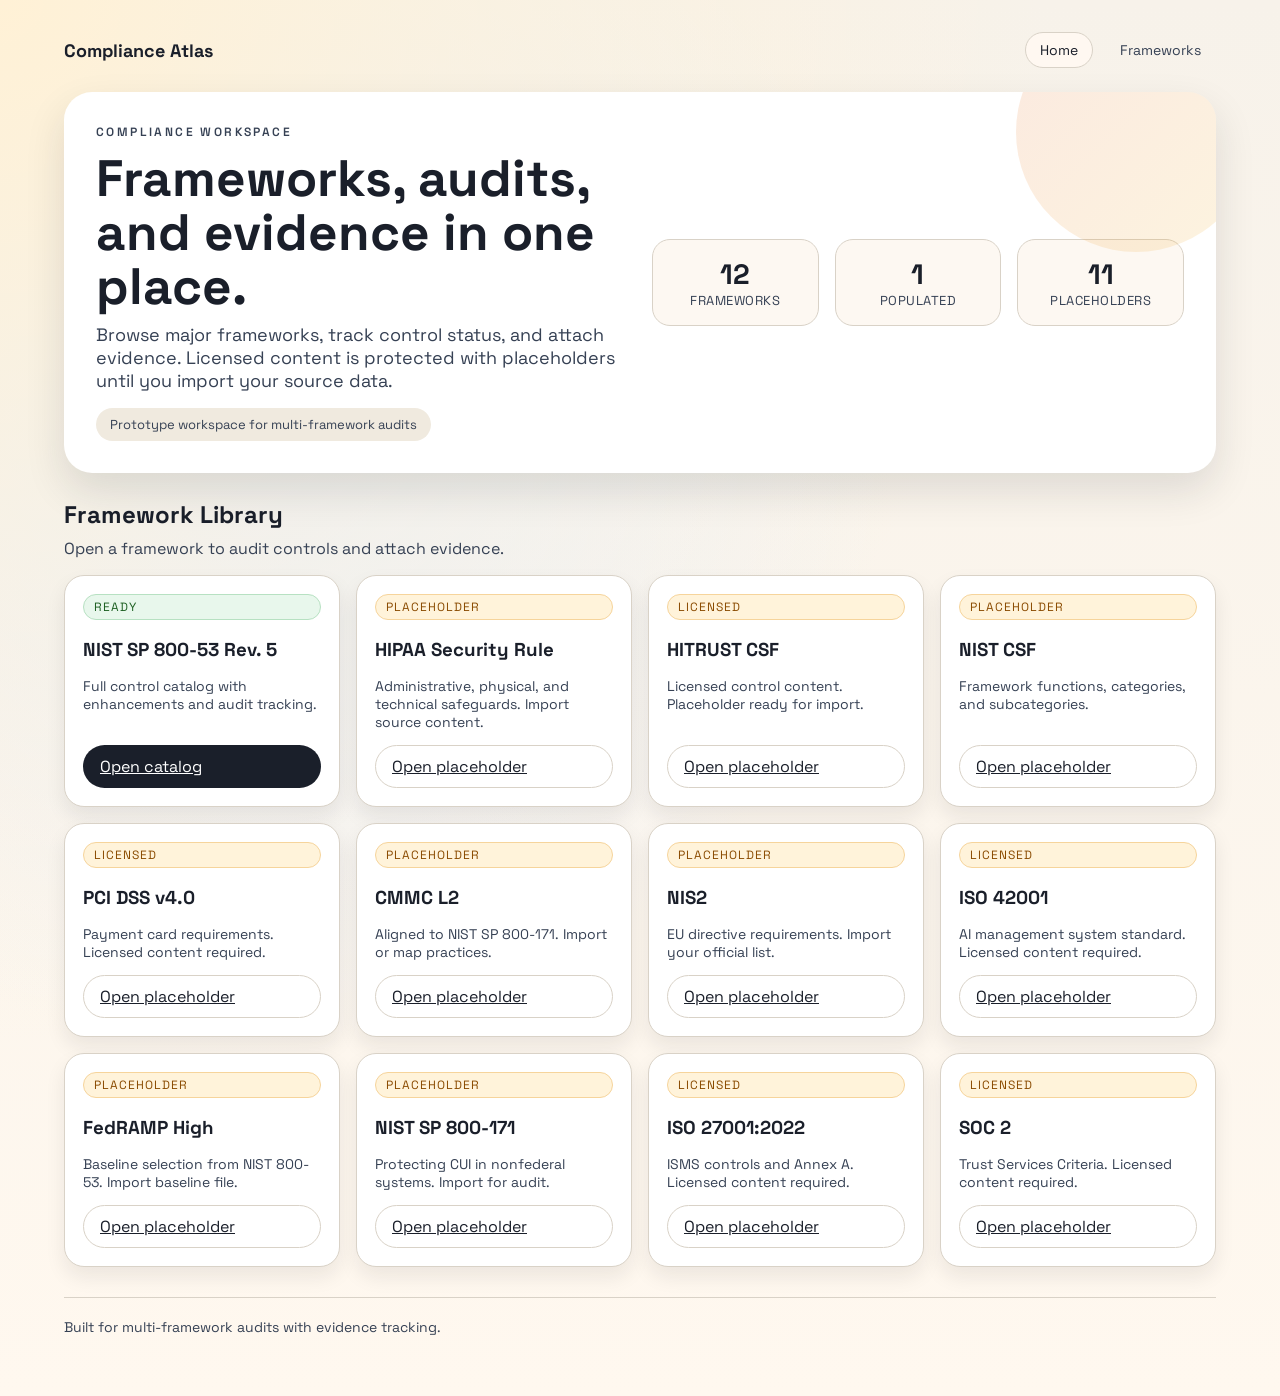
<file: index.html>
﻿<!doctype html>
<html lang="en">
  <head>
    <meta charset="utf-8" />
    <meta name="viewport" content="width=device-width, initial-scale=1" />
    <title>Compliance Atlas - Framework Library</title>
    <link rel="preconnect" href="https://fonts.googleapis.com" />
    <link rel="preconnect" href="https://fonts.gstatic.com" crossorigin />
    <link
      href="https://fonts.googleapis.com/css2?family=Space+Grotesk:wght@400;500;600;700&family=Source+Code+Pro:wght@400;600&display=swap"
      rel="stylesheet"
    />
    <link rel="stylesheet" href="styles.css" />
  </head>
  <body>
    <div class="page">
      <nav class="top-nav">
        <a class="brand" href="index.html">Compliance Atlas</a>
        <div class="nav-links">
          <a href="index.html" class="active">Home</a>
          <a href="#frameworks">Frameworks</a>
        </div>
      </nav>

      <header class="hero">
        <div class="hero-text">
          <div class="eyebrow">Compliance Workspace</div>
          <h1>Frameworks, audits, and evidence in one place.</h1>
          <p class="lede">
            Browse major frameworks, track control status, and attach evidence.
            Licensed content is protected with placeholders until you import your source data.
          </p>
          <div class="meta">Prototype workspace for multi-framework audits</div>
        </div>
        <div class="hero-panel">
          <div class="stat">
            <div class="stat-value">12</div>
            <div class="stat-label">Frameworks</div>
          </div>
          <div class="stat">
            <div class="stat-value">1</div>
            <div class="stat-label">Populated</div>
          </div>
          <div class="stat">
            <div class="stat-value">11</div>
            <div class="stat-label">Placeholders</div>
          </div>
        </div>
      </header>

      <section id="frameworks" class="frameworks">
        <div class="section-head">
          <h2>Framework Library</h2>
          <p>Open a framework to audit controls and attach evidence.</p>
        </div>

        <div class="framework-grid">
          <article class="framework-card ready">
            <div class="framework-top">
              <span class="badge ready">Ready</span>
              <h3>NIST SP 800-53 Rev. 5</h3>
              <p>Full control catalog with enhancements and audit tracking.</p>
            </div>
            <a class="primary" href="nist-800-53.html">Open catalog</a>
          </article>

          <article class="framework-card pending">
            <div class="framework-top">
              <span class="badge pending">Placeholder</span>
              <h3>HIPAA Security Rule</h3>
              <p>Administrative, physical, and technical safeguards. Import source content.</p>
            </div>
            <a class="ghost" href="hipaa.html">Open placeholder</a>
          </article>

          <article class="framework-card pending">
            <div class="framework-top">
              <span class="badge pending">Licensed</span>
              <h3>HITRUST CSF</h3>
              <p>Licensed control content. Placeholder ready for import.</p>
            </div>
            <a class="ghost" href="hitrust.html">Open placeholder</a>
          </article>

          <article class="framework-card pending">
            <div class="framework-top">
              <span class="badge pending">Placeholder</span>
              <h3>NIST CSF</h3>
              <p>Framework functions, categories, and subcategories.</p>
            </div>
            <a class="ghost" href="nist-csf.html">Open placeholder</a>
          </article>

          <article class="framework-card pending">
            <div class="framework-top">
              <span class="badge pending">Licensed</span>
              <h3>PCI DSS v4.0</h3>
              <p>Payment card requirements. Licensed content required.</p>
            </div>
            <a class="ghost" href="pci-dss.html">Open placeholder</a>
          </article>

          <article class="framework-card pending">
            <div class="framework-top">
              <span class="badge pending">Placeholder</span>
              <h3>CMMC L2</h3>
              <p>Aligned to NIST SP 800-171. Import or map practices.</p>
            </div>
            <a class="ghost" href="cmmc-l2.html">Open placeholder</a>
          </article>

          <article class="framework-card pending">
            <div class="framework-top">
              <span class="badge pending">Placeholder</span>
              <h3>NIS2</h3>
              <p>EU directive requirements. Import your official list.</p>
            </div>
            <a class="ghost" href="nis2.html">Open placeholder</a>
          </article>

          <article class="framework-card pending">
            <div class="framework-top">
              <span class="badge pending">Licensed</span>
              <h3>ISO 42001</h3>
              <p>AI management system standard. Licensed content required.</p>
            </div>
            <a class="ghost" href="iso-42001.html">Open placeholder</a>
          </article>

          <article class="framework-card pending">
            <div class="framework-top">
              <span class="badge pending">Placeholder</span>
              <h3>FedRAMP High</h3>
              <p>Baseline selection from NIST 800-53. Import baseline file.</p>
            </div>
            <a class="ghost" href="fedramp-high.html">Open placeholder</a>
          </article>

          <article class="framework-card pending">
            <div class="framework-top">
              <span class="badge pending">Placeholder</span>
              <h3>NIST SP 800-171</h3>
              <p>Protecting CUI in nonfederal systems. Import for audit.</p>
            </div>
            <a class="ghost" href="nist-800-171.html">Open placeholder</a>
          </article>

          <article class="framework-card pending">
            <div class="framework-top">
              <span class="badge pending">Licensed</span>
              <h3>ISO 27001:2022</h3>
              <p>ISMS controls and Annex A. Licensed content required.</p>
            </div>
            <a class="ghost" href="iso-27001-2022.html">Open placeholder</a>
          </article>

          <article class="framework-card pending">
            <div class="framework-top">
              <span class="badge pending">Licensed</span>
              <h3>SOC 2</h3>
              <p>Trust Services Criteria. Licensed content required.</p>
            </div>
            <a class="ghost" href="soc-2.html">Open placeholder</a>
          </article>
        </div>
      </section>

      <footer class="footer">
        <div>Built for multi-framework audits with evidence tracking.</div>
      </footer>
    </div>
  </body>
</html>
</file>
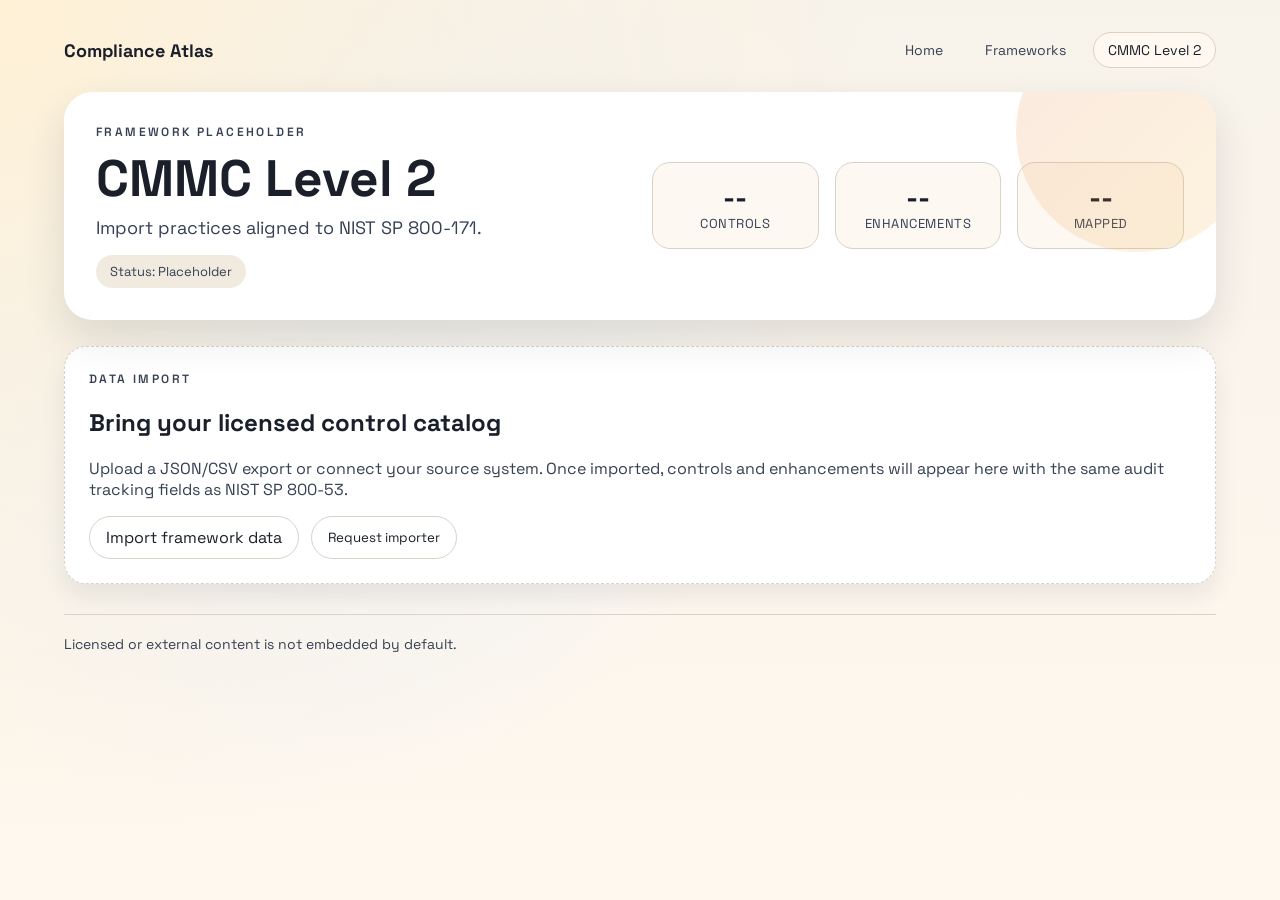
<file: cmmc-l2.html>
﻿<!doctype html>
<html lang="en">
  <head>
    <meta charset="utf-8" />
    <meta name="viewport" content="width=device-width, initial-scale=1" />
    <title>CMMC Level 2 - Compliance Atlas</title>
    <link rel="preconnect" href="https://fonts.googleapis.com" />
    <link rel="preconnect" href="https://fonts.gstatic.com" crossorigin />
    <link
      href="https://fonts.googleapis.com/css2?family=Space+Grotesk:wght@400;500;600;700&family=Source+Code+Pro:wght@400;600&display=swap"
      rel="stylesheet"
    />
    <link rel="stylesheet" href="styles.css" />
  </head>
  <body>
    <div class="page">
      <nav class="top-nav">
        <a class="brand" href="index.html">Compliance Atlas</a>
        <div class="nav-links">
          <a href="index.html">Home</a>
          <a href="index.html#frameworks">Frameworks</a>
          <a href="cmmc-l2.html" class="active">CMMC Level 2</a>
        </div>
      </nav>

      <header class="hero">
        <div class="hero-text">
          <div class="eyebrow">Framework Placeholder</div>
          <h1>CMMC Level 2</h1>
          <p class="lede">Import practices aligned to NIST SP 800-171.</p>
          <div class="meta">Status: Placeholder</div>
        </div>
        <div class="hero-panel">
          <div class="stat">
            <div class="stat-value">--</div>
            <div class="stat-label">Controls</div>
          </div>
          <div class="stat">
            <div class="stat-value">--</div>
            <div class="stat-label">Enhancements</div>
          </div>
          <div class="stat">
            <div class="stat-value">--</div>
            <div class="stat-label">Mapped</div>
          </div>
        </div>
      </header>

      <section class="placeholder">
        <div class="placeholder-card">
          <div class="eyebrow">Data Import</div>
          <h2>Bring your licensed control catalog</h2>
          <p>
            Upload a JSON/CSV export or connect your source system.
            Once imported, controls and enhancements will appear here with the same audit tracking
            fields as NIST SP 800-53.
          </p>
          <div class="placeholder-actions">
            <label class="ghost file-button">
              Import framework data
              <input type="file" accept="application/json,text/csv" />
            </label>
            <button class="ghost">Request importer</button>
          </div>
        </div>
      </section>

      <footer class="footer">
        <div>Licensed or external content is not embedded by default.</div>
      </footer>
    </div>
  </body>
</html>
</file>
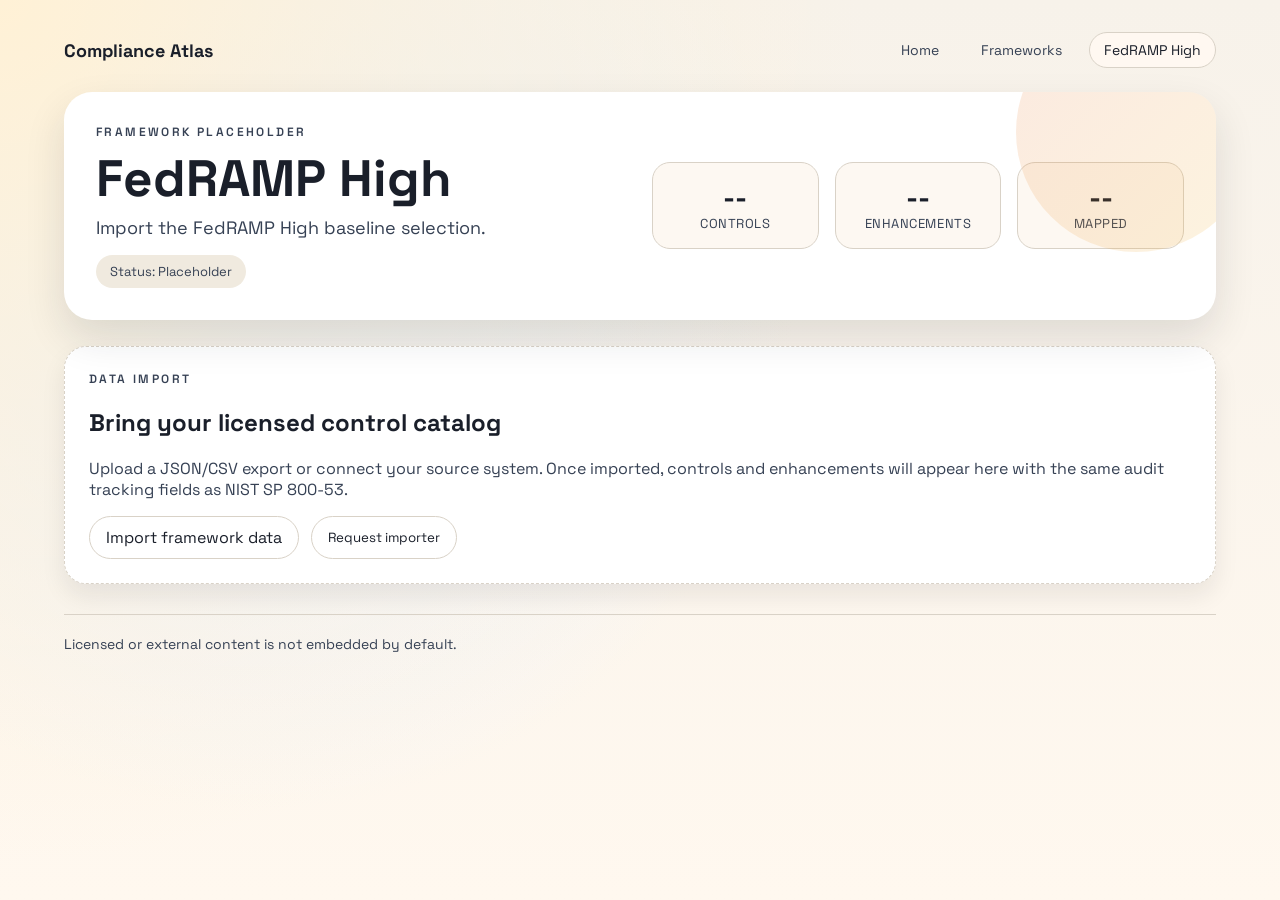
<file: fedramp-high.html>
﻿<!doctype html>
<html lang="en">
  <head>
    <meta charset="utf-8" />
    <meta name="viewport" content="width=device-width, initial-scale=1" />
    <title>FedRAMP High - Compliance Atlas</title>
    <link rel="preconnect" href="https://fonts.googleapis.com" />
    <link rel="preconnect" href="https://fonts.gstatic.com" crossorigin />
    <link
      href="https://fonts.googleapis.com/css2?family=Space+Grotesk:wght@400;500;600;700&family=Source+Code+Pro:wght@400;600&display=swap"
      rel="stylesheet"
    />
    <link rel="stylesheet" href="styles.css" />
  </head>
  <body>
    <div class="page">
      <nav class="top-nav">
        <a class="brand" href="index.html">Compliance Atlas</a>
        <div class="nav-links">
          <a href="index.html">Home</a>
          <a href="index.html#frameworks">Frameworks</a>
          <a href="fedramp-high.html" class="active">FedRAMP High</a>
        </div>
      </nav>

      <header class="hero">
        <div class="hero-text">
          <div class="eyebrow">Framework Placeholder</div>
          <h1>FedRAMP High</h1>
          <p class="lede">Import the FedRAMP High baseline selection.</p>
          <div class="meta">Status: Placeholder</div>
        </div>
        <div class="hero-panel">
          <div class="stat">
            <div class="stat-value">--</div>
            <div class="stat-label">Controls</div>
          </div>
          <div class="stat">
            <div class="stat-value">--</div>
            <div class="stat-label">Enhancements</div>
          </div>
          <div class="stat">
            <div class="stat-value">--</div>
            <div class="stat-label">Mapped</div>
          </div>
        </div>
      </header>

      <section class="placeholder">
        <div class="placeholder-card">
          <div class="eyebrow">Data Import</div>
          <h2>Bring your licensed control catalog</h2>
          <p>
            Upload a JSON/CSV export or connect your source system.
            Once imported, controls and enhancements will appear here with the same audit tracking
            fields as NIST SP 800-53.
          </p>
          <div class="placeholder-actions">
            <label class="ghost file-button">
              Import framework data
              <input type="file" accept="application/json,text/csv" />
            </label>
            <button class="ghost">Request importer</button>
          </div>
        </div>
      </section>

      <footer class="footer">
        <div>Licensed or external content is not embedded by default.</div>
      </footer>
    </div>
  </body>
</html>
</file>
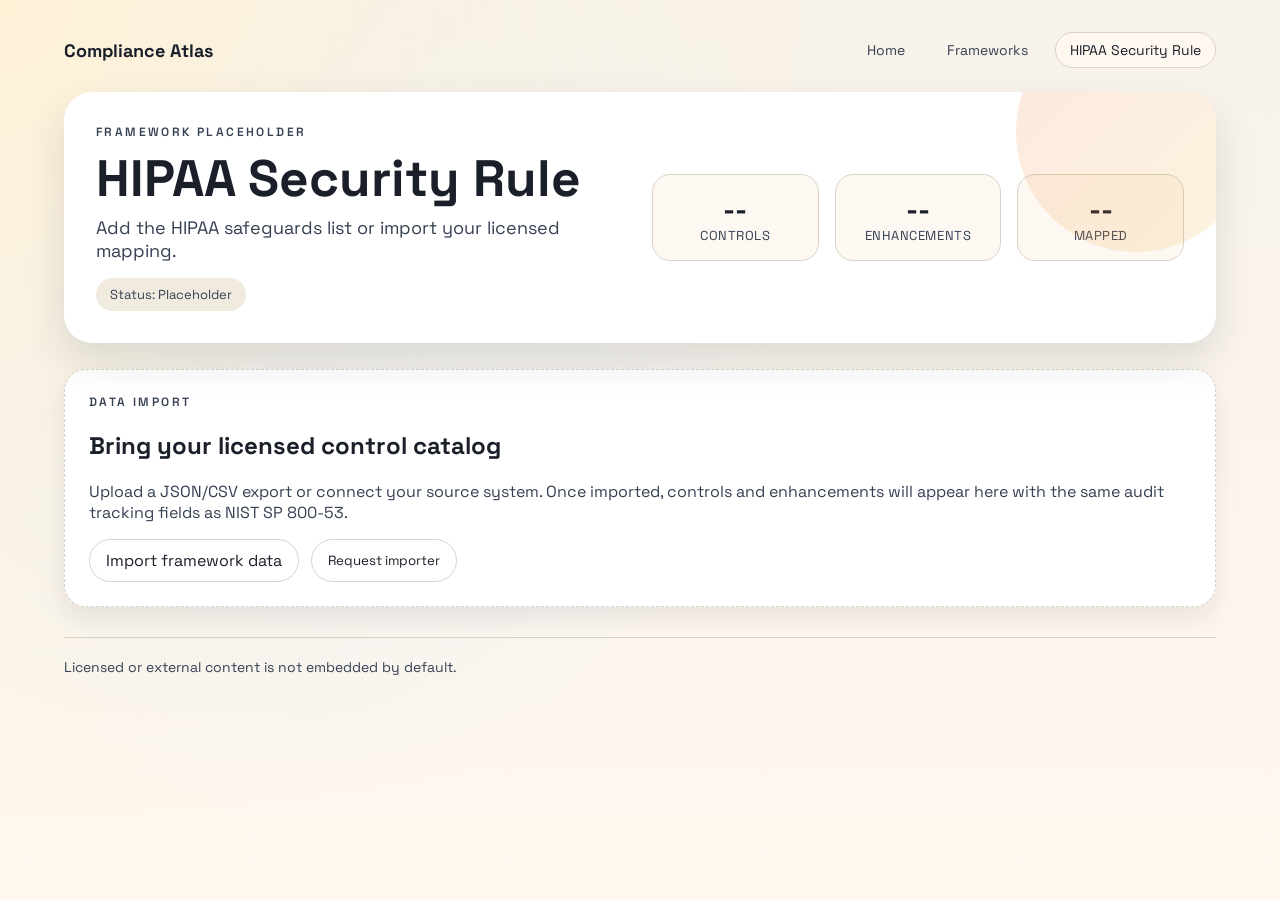
<file: hipaa.html>
﻿<!doctype html>
<html lang="en">
  <head>
    <meta charset="utf-8" />
    <meta name="viewport" content="width=device-width, initial-scale=1" />
    <title>HIPAA Security Rule - Compliance Atlas</title>
    <link rel="preconnect" href="https://fonts.googleapis.com" />
    <link rel="preconnect" href="https://fonts.gstatic.com" crossorigin />
    <link
      href="https://fonts.googleapis.com/css2?family=Space+Grotesk:wght@400;500;600;700&family=Source+Code+Pro:wght@400;600&display=swap"
      rel="stylesheet"
    />
    <link rel="stylesheet" href="styles.css" />
  </head>
  <body>
    <div class="page">
      <nav class="top-nav">
        <a class="brand" href="index.html">Compliance Atlas</a>
        <div class="nav-links">
          <a href="index.html">Home</a>
          <a href="index.html#frameworks">Frameworks</a>
          <a href="hipaa.html" class="active">HIPAA Security Rule</a>
        </div>
      </nav>

      <header class="hero">
        <div class="hero-text">
          <div class="eyebrow">Framework Placeholder</div>
          <h1>HIPAA Security Rule</h1>
          <p class="lede">Add the HIPAA safeguards list or import your licensed mapping.</p>
          <div class="meta">Status: Placeholder</div>
        </div>
        <div class="hero-panel">
          <div class="stat">
            <div class="stat-value">--</div>
            <div class="stat-label">Controls</div>
          </div>
          <div class="stat">
            <div class="stat-value">--</div>
            <div class="stat-label">Enhancements</div>
          </div>
          <div class="stat">
            <div class="stat-value">--</div>
            <div class="stat-label">Mapped</div>
          </div>
        </div>
      </header>

      <section class="placeholder">
        <div class="placeholder-card">
          <div class="eyebrow">Data Import</div>
          <h2>Bring your licensed control catalog</h2>
          <p>
            Upload a JSON/CSV export or connect your source system.
            Once imported, controls and enhancements will appear here with the same audit tracking
            fields as NIST SP 800-53.
          </p>
          <div class="placeholder-actions">
            <label class="ghost file-button">
              Import framework data
              <input type="file" accept="application/json,text/csv" />
            </label>
            <button class="ghost">Request importer</button>
          </div>
        </div>
      </section>

      <footer class="footer">
        <div>Licensed or external content is not embedded by default.</div>
      </footer>
    </div>
  </body>
</html>
</file>
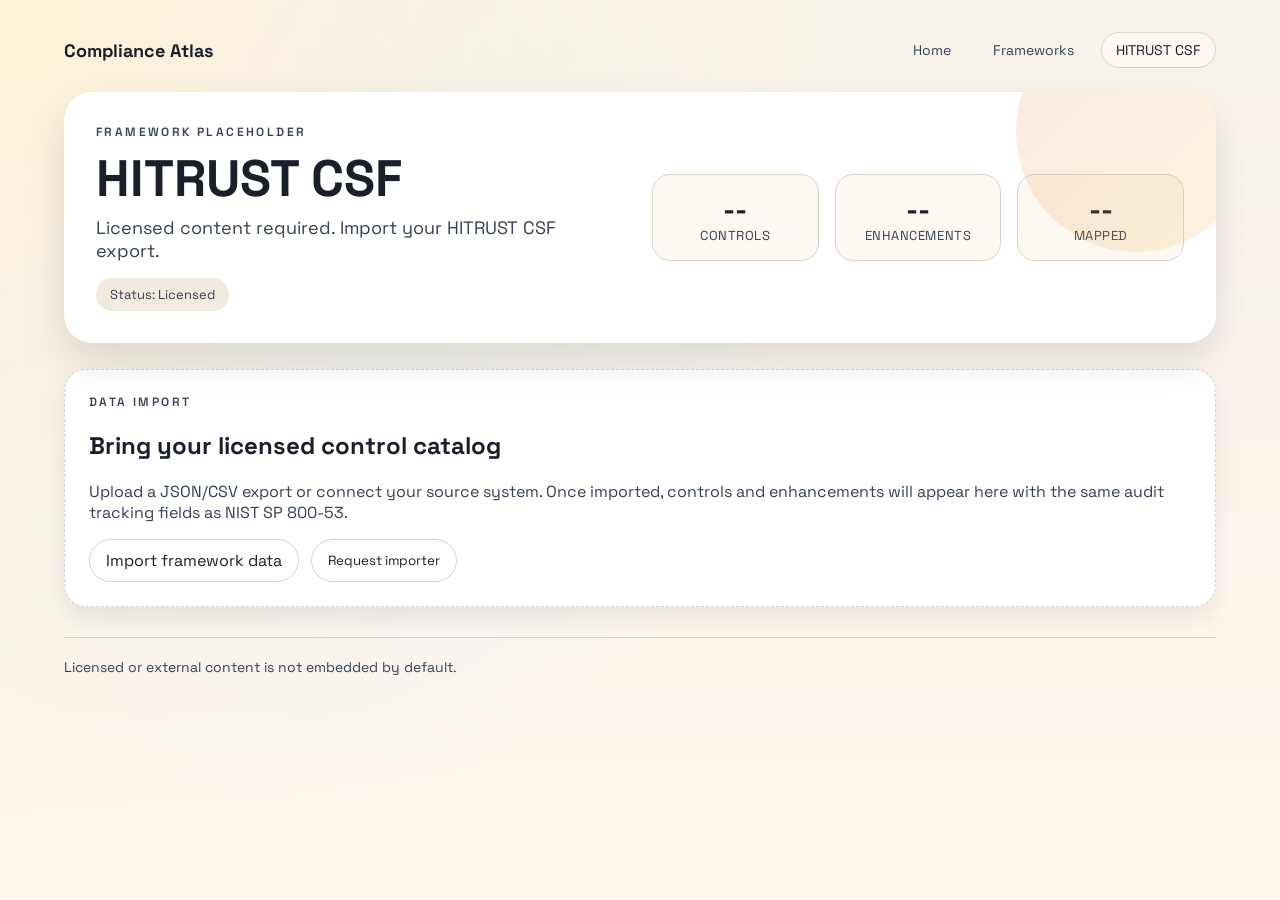
<file: hitrust.html>
﻿<!doctype html>
<html lang="en">
  <head>
    <meta charset="utf-8" />
    <meta name="viewport" content="width=device-width, initial-scale=1" />
    <title>HITRUST CSF - Compliance Atlas</title>
    <link rel="preconnect" href="https://fonts.googleapis.com" />
    <link rel="preconnect" href="https://fonts.gstatic.com" crossorigin />
    <link
      href="https://fonts.googleapis.com/css2?family=Space+Grotesk:wght@400;500;600;700&family=Source+Code+Pro:wght@400;600&display=swap"
      rel="stylesheet"
    />
    <link rel="stylesheet" href="styles.css" />
  </head>
  <body>
    <div class="page">
      <nav class="top-nav">
        <a class="brand" href="index.html">Compliance Atlas</a>
        <div class="nav-links">
          <a href="index.html">Home</a>
          <a href="index.html#frameworks">Frameworks</a>
          <a href="hitrust.html" class="active">HITRUST CSF</a>
        </div>
      </nav>

      <header class="hero">
        <div class="hero-text">
          <div class="eyebrow">Framework Placeholder</div>
          <h1>HITRUST CSF</h1>
          <p class="lede">Licensed content required. Import your HITRUST CSF export.</p>
          <div class="meta">Status: Licensed</div>
        </div>
        <div class="hero-panel">
          <div class="stat">
            <div class="stat-value">--</div>
            <div class="stat-label">Controls</div>
          </div>
          <div class="stat">
            <div class="stat-value">--</div>
            <div class="stat-label">Enhancements</div>
          </div>
          <div class="stat">
            <div class="stat-value">--</div>
            <div class="stat-label">Mapped</div>
          </div>
        </div>
      </header>

      <section class="placeholder">
        <div class="placeholder-card">
          <div class="eyebrow">Data Import</div>
          <h2>Bring your licensed control catalog</h2>
          <p>
            Upload a JSON/CSV export or connect your source system.
            Once imported, controls and enhancements will appear here with the same audit tracking
            fields as NIST SP 800-53.
          </p>
          <div class="placeholder-actions">
            <label class="ghost file-button">
              Import framework data
              <input type="file" accept="application/json,text/csv" />
            </label>
            <button class="ghost">Request importer</button>
          </div>
        </div>
      </section>

      <footer class="footer">
        <div>Licensed or external content is not embedded by default.</div>
      </footer>
    </div>
  </body>
</html>
</file>
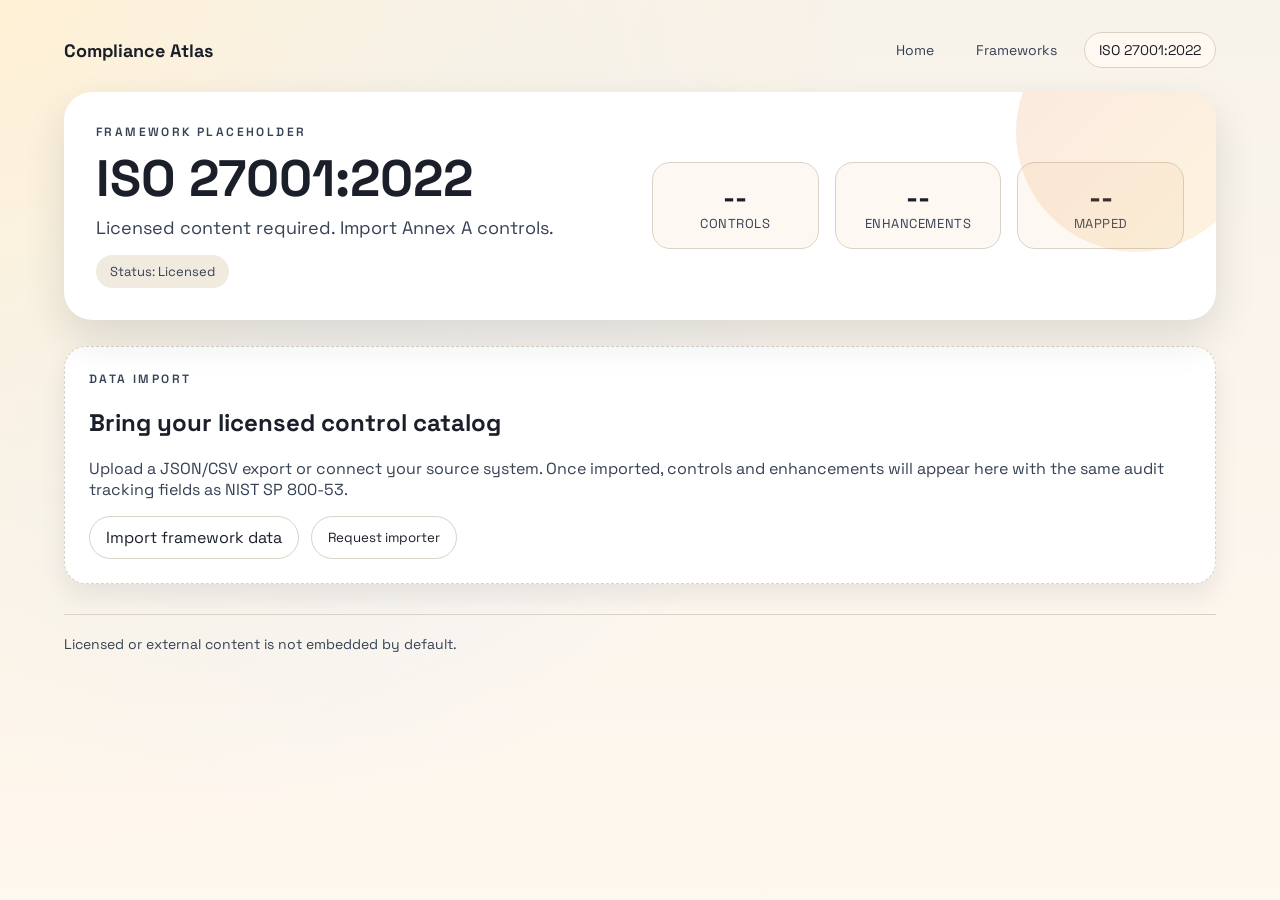
<file: iso-27001-2022.html>
﻿<!doctype html>
<html lang="en">
  <head>
    <meta charset="utf-8" />
    <meta name="viewport" content="width=device-width, initial-scale=1" />
    <title>ISO 27001:2022 - Compliance Atlas</title>
    <link rel="preconnect" href="https://fonts.googleapis.com" />
    <link rel="preconnect" href="https://fonts.gstatic.com" crossorigin />
    <link
      href="https://fonts.googleapis.com/css2?family=Space+Grotesk:wght@400;500;600;700&family=Source+Code+Pro:wght@400;600&display=swap"
      rel="stylesheet"
    />
    <link rel="stylesheet" href="styles.css" />
  </head>
  <body>
    <div class="page">
      <nav class="top-nav">
        <a class="brand" href="index.html">Compliance Atlas</a>
        <div class="nav-links">
          <a href="index.html">Home</a>
          <a href="index.html#frameworks">Frameworks</a>
          <a href="iso-27001-2022.html" class="active">ISO 27001:2022</a>
        </div>
      </nav>

      <header class="hero">
        <div class="hero-text">
          <div class="eyebrow">Framework Placeholder</div>
          <h1>ISO 27001:2022</h1>
          <p class="lede">Licensed content required. Import Annex A controls.</p>
          <div class="meta">Status: Licensed</div>
        </div>
        <div class="hero-panel">
          <div class="stat">
            <div class="stat-value">--</div>
            <div class="stat-label">Controls</div>
          </div>
          <div class="stat">
            <div class="stat-value">--</div>
            <div class="stat-label">Enhancements</div>
          </div>
          <div class="stat">
            <div class="stat-value">--</div>
            <div class="stat-label">Mapped</div>
          </div>
        </div>
      </header>

      <section class="placeholder">
        <div class="placeholder-card">
          <div class="eyebrow">Data Import</div>
          <h2>Bring your licensed control catalog</h2>
          <p>
            Upload a JSON/CSV export or connect your source system.
            Once imported, controls and enhancements will appear here with the same audit tracking
            fields as NIST SP 800-53.
          </p>
          <div class="placeholder-actions">
            <label class="ghost file-button">
              Import framework data
              <input type="file" accept="application/json,text/csv" />
            </label>
            <button class="ghost">Request importer</button>
          </div>
        </div>
      </section>

      <footer class="footer">
        <div>Licensed or external content is not embedded by default.</div>
      </footer>
    </div>
  </body>
</html>
</file>
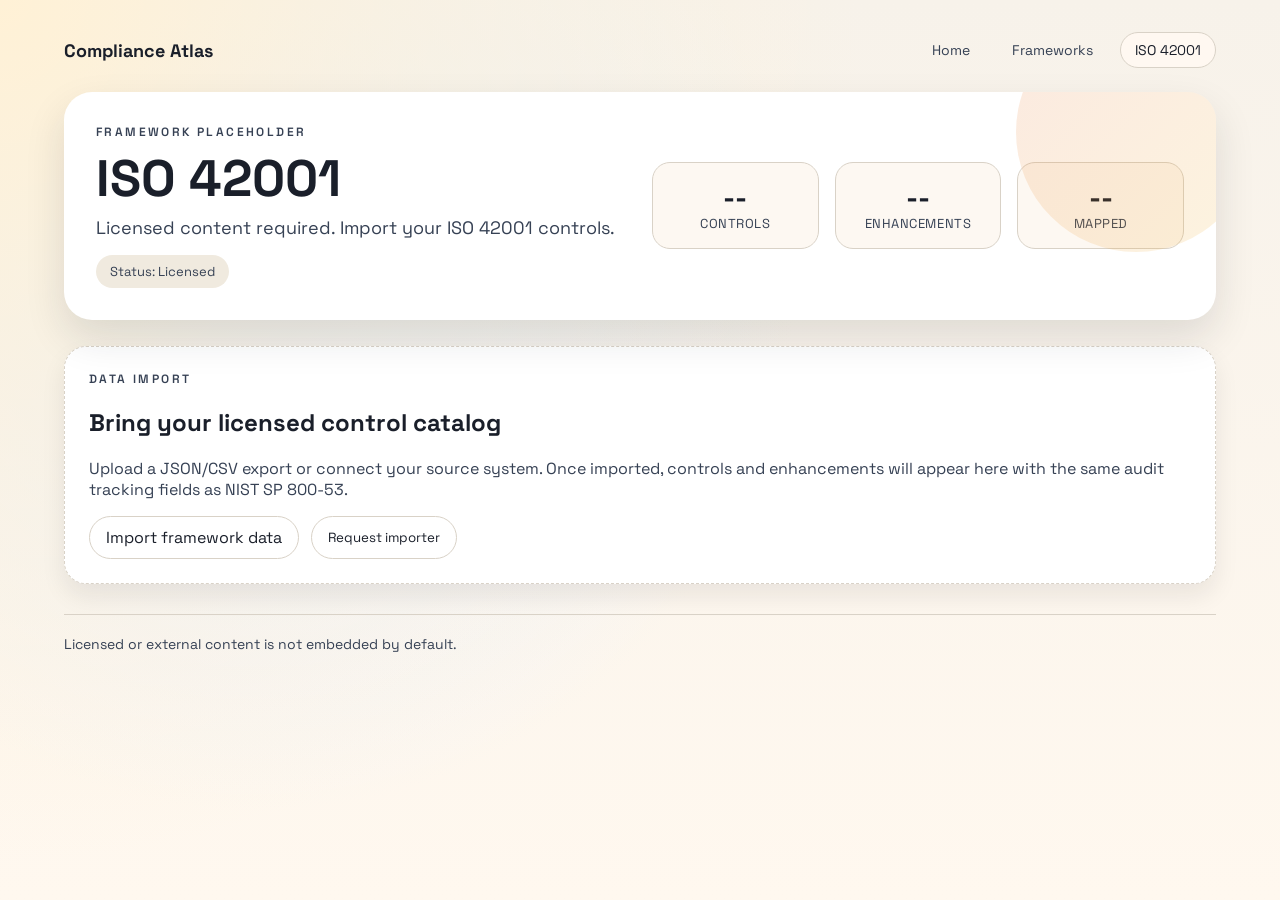
<file: iso-42001.html>
﻿<!doctype html>
<html lang="en">
  <head>
    <meta charset="utf-8" />
    <meta name="viewport" content="width=device-width, initial-scale=1" />
    <title>ISO 42001 - Compliance Atlas</title>
    <link rel="preconnect" href="https://fonts.googleapis.com" />
    <link rel="preconnect" href="https://fonts.gstatic.com" crossorigin />
    <link
      href="https://fonts.googleapis.com/css2?family=Space+Grotesk:wght@400;500;600;700&family=Source+Code+Pro:wght@400;600&display=swap"
      rel="stylesheet"
    />
    <link rel="stylesheet" href="styles.css" />
  </head>
  <body>
    <div class="page">
      <nav class="top-nav">
        <a class="brand" href="index.html">Compliance Atlas</a>
        <div class="nav-links">
          <a href="index.html">Home</a>
          <a href="index.html#frameworks">Frameworks</a>
          <a href="iso-42001.html" class="active">ISO 42001</a>
        </div>
      </nav>

      <header class="hero">
        <div class="hero-text">
          <div class="eyebrow">Framework Placeholder</div>
          <h1>ISO 42001</h1>
          <p class="lede">Licensed content required. Import your ISO 42001 controls.</p>
          <div class="meta">Status: Licensed</div>
        </div>
        <div class="hero-panel">
          <div class="stat">
            <div class="stat-value">--</div>
            <div class="stat-label">Controls</div>
          </div>
          <div class="stat">
            <div class="stat-value">--</div>
            <div class="stat-label">Enhancements</div>
          </div>
          <div class="stat">
            <div class="stat-value">--</div>
            <div class="stat-label">Mapped</div>
          </div>
        </div>
      </header>

      <section class="placeholder">
        <div class="placeholder-card">
          <div class="eyebrow">Data Import</div>
          <h2>Bring your licensed control catalog</h2>
          <p>
            Upload a JSON/CSV export or connect your source system.
            Once imported, controls and enhancements will appear here with the same audit tracking
            fields as NIST SP 800-53.
          </p>
          <div class="placeholder-actions">
            <label class="ghost file-button">
              Import framework data
              <input type="file" accept="application/json,text/csv" />
            </label>
            <button class="ghost">Request importer</button>
          </div>
        </div>
      </section>

      <footer class="footer">
        <div>Licensed or external content is not embedded by default.</div>
      </footer>
    </div>
  </body>
</html>
</file>
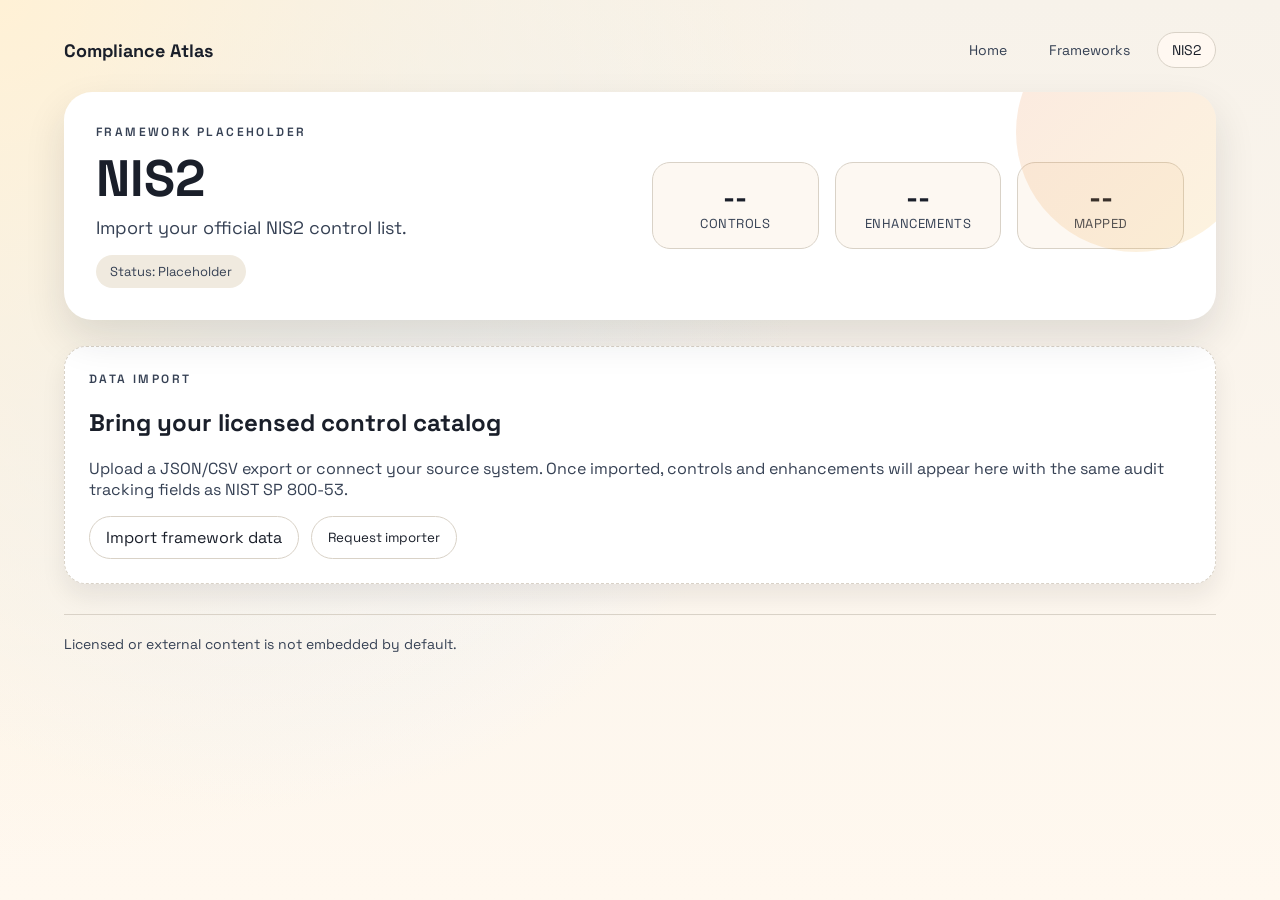
<file: nis2.html>
﻿<!doctype html>
<html lang="en">
  <head>
    <meta charset="utf-8" />
    <meta name="viewport" content="width=device-width, initial-scale=1" />
    <title>NIS2 - Compliance Atlas</title>
    <link rel="preconnect" href="https://fonts.googleapis.com" />
    <link rel="preconnect" href="https://fonts.gstatic.com" crossorigin />
    <link
      href="https://fonts.googleapis.com/css2?family=Space+Grotesk:wght@400;500;600;700&family=Source+Code+Pro:wght@400;600&display=swap"
      rel="stylesheet"
    />
    <link rel="stylesheet" href="styles.css" />
  </head>
  <body>
    <div class="page">
      <nav class="top-nav">
        <a class="brand" href="index.html">Compliance Atlas</a>
        <div class="nav-links">
          <a href="index.html">Home</a>
          <a href="index.html#frameworks">Frameworks</a>
          <a href="nis2.html" class="active">NIS2</a>
        </div>
      </nav>

      <header class="hero">
        <div class="hero-text">
          <div class="eyebrow">Framework Placeholder</div>
          <h1>NIS2</h1>
          <p class="lede">Import your official NIS2 control list.</p>
          <div class="meta">Status: Placeholder</div>
        </div>
        <div class="hero-panel">
          <div class="stat">
            <div class="stat-value">--</div>
            <div class="stat-label">Controls</div>
          </div>
          <div class="stat">
            <div class="stat-value">--</div>
            <div class="stat-label">Enhancements</div>
          </div>
          <div class="stat">
            <div class="stat-value">--</div>
            <div class="stat-label">Mapped</div>
          </div>
        </div>
      </header>

      <section class="placeholder">
        <div class="placeholder-card">
          <div class="eyebrow">Data Import</div>
          <h2>Bring your licensed control catalog</h2>
          <p>
            Upload a JSON/CSV export or connect your source system.
            Once imported, controls and enhancements will appear here with the same audit tracking
            fields as NIST SP 800-53.
          </p>
          <div class="placeholder-actions">
            <label class="ghost file-button">
              Import framework data
              <input type="file" accept="application/json,text/csv" />
            </label>
            <button class="ghost">Request importer</button>
          </div>
        </div>
      </section>

      <footer class="footer">
        <div>Licensed or external content is not embedded by default.</div>
      </footer>
    </div>
  </body>
</html>
</file>
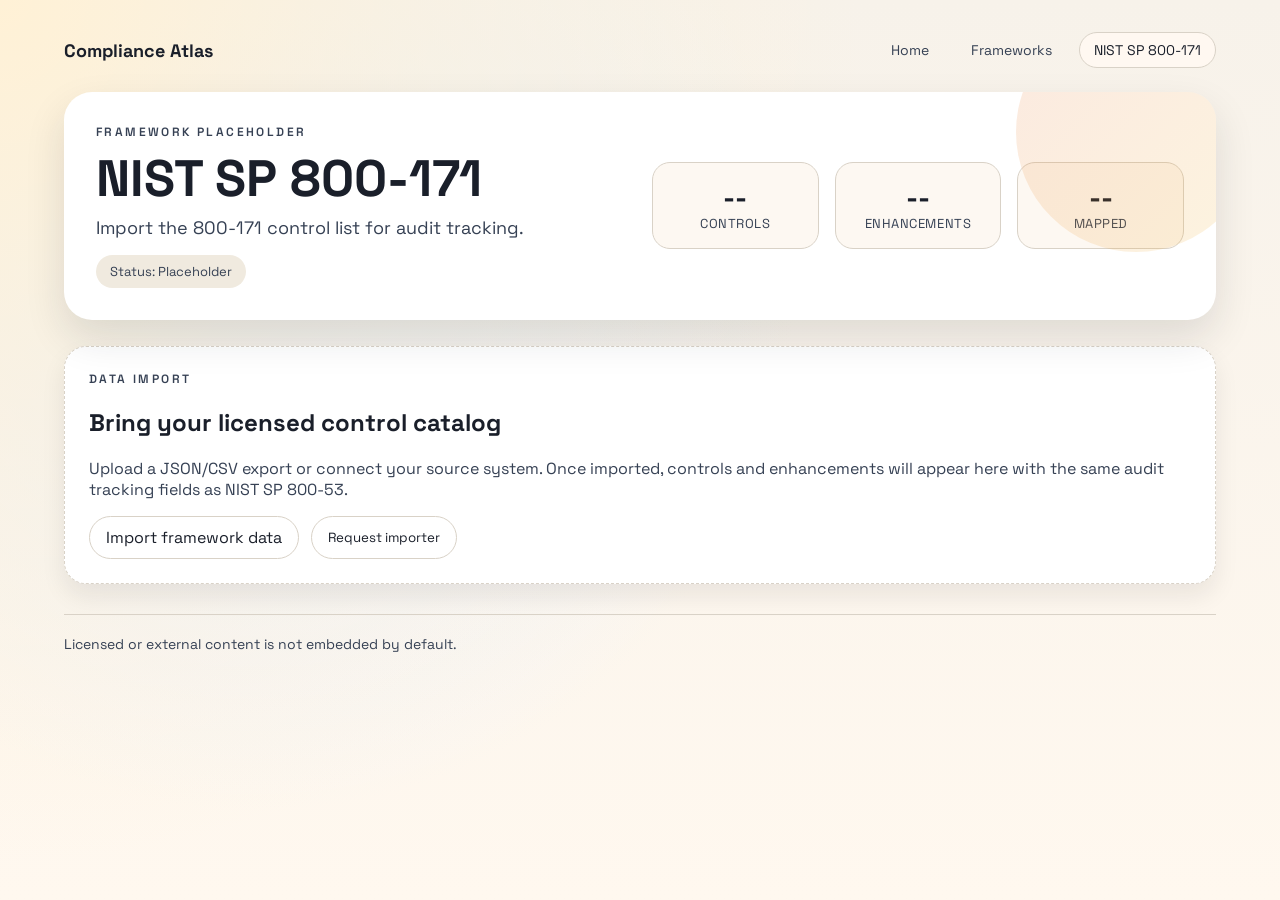
<file: nist-800-171.html>
﻿<!doctype html>
<html lang="en">
  <head>
    <meta charset="utf-8" />
    <meta name="viewport" content="width=device-width, initial-scale=1" />
    <title>NIST SP 800-171 - Compliance Atlas</title>
    <link rel="preconnect" href="https://fonts.googleapis.com" />
    <link rel="preconnect" href="https://fonts.gstatic.com" crossorigin />
    <link
      href="https://fonts.googleapis.com/css2?family=Space+Grotesk:wght@400;500;600;700&family=Source+Code+Pro:wght@400;600&display=swap"
      rel="stylesheet"
    />
    <link rel="stylesheet" href="styles.css" />
  </head>
  <body>
    <div class="page">
      <nav class="top-nav">
        <a class="brand" href="index.html">Compliance Atlas</a>
        <div class="nav-links">
          <a href="index.html">Home</a>
          <a href="index.html#frameworks">Frameworks</a>
          <a href="nist-800-171.html" class="active">NIST SP 800-171</a>
        </div>
      </nav>

      <header class="hero">
        <div class="hero-text">
          <div class="eyebrow">Framework Placeholder</div>
          <h1>NIST SP 800-171</h1>
          <p class="lede">Import the 800-171 control list for audit tracking.</p>
          <div class="meta">Status: Placeholder</div>
        </div>
        <div class="hero-panel">
          <div class="stat">
            <div class="stat-value">--</div>
            <div class="stat-label">Controls</div>
          </div>
          <div class="stat">
            <div class="stat-value">--</div>
            <div class="stat-label">Enhancements</div>
          </div>
          <div class="stat">
            <div class="stat-value">--</div>
            <div class="stat-label">Mapped</div>
          </div>
        </div>
      </header>

      <section class="placeholder">
        <div class="placeholder-card">
          <div class="eyebrow">Data Import</div>
          <h2>Bring your licensed control catalog</h2>
          <p>
            Upload a JSON/CSV export or connect your source system.
            Once imported, controls and enhancements will appear here with the same audit tracking
            fields as NIST SP 800-53.
          </p>
          <div class="placeholder-actions">
            <label class="ghost file-button">
              Import framework data
              <input type="file" accept="application/json,text/csv" />
            </label>
            <button class="ghost">Request importer</button>
          </div>
        </div>
      </section>

      <footer class="footer">
        <div>Licensed or external content is not embedded by default.</div>
      </footer>
    </div>
  </body>
</html>
</file>
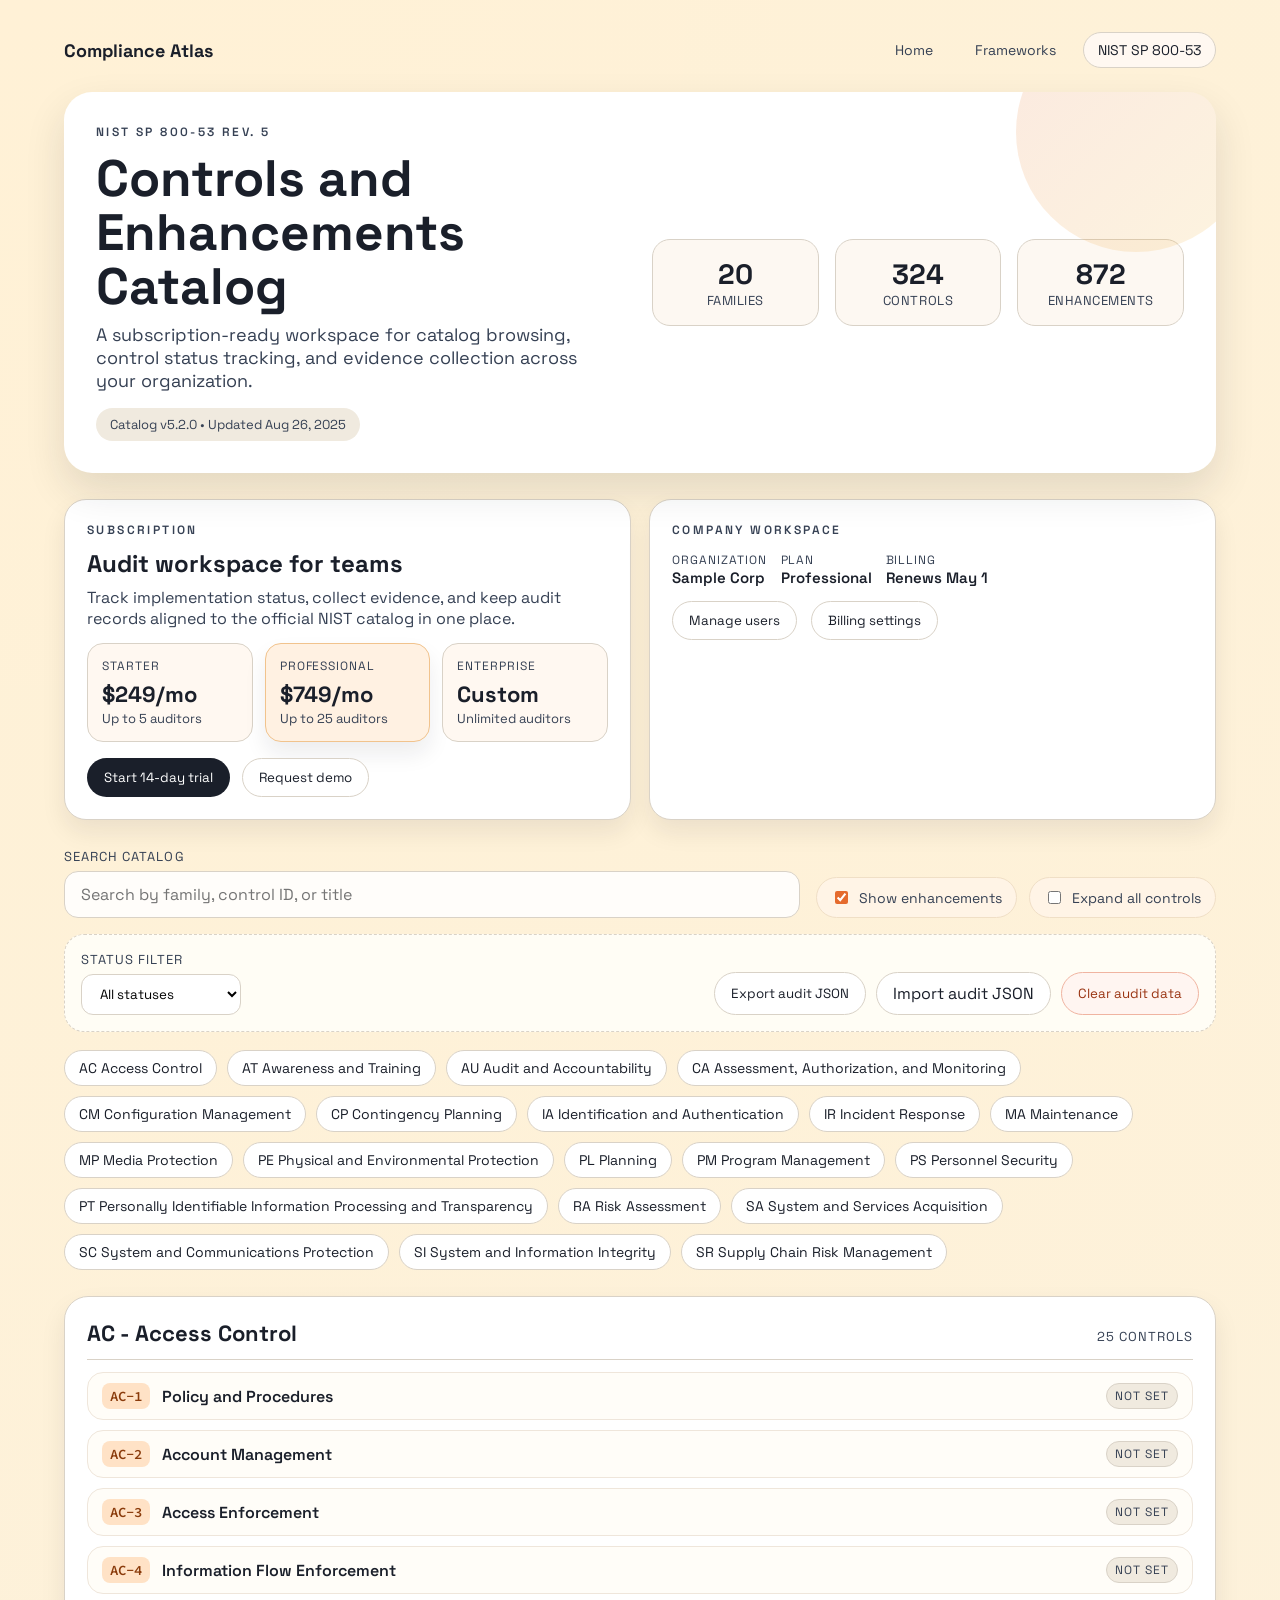
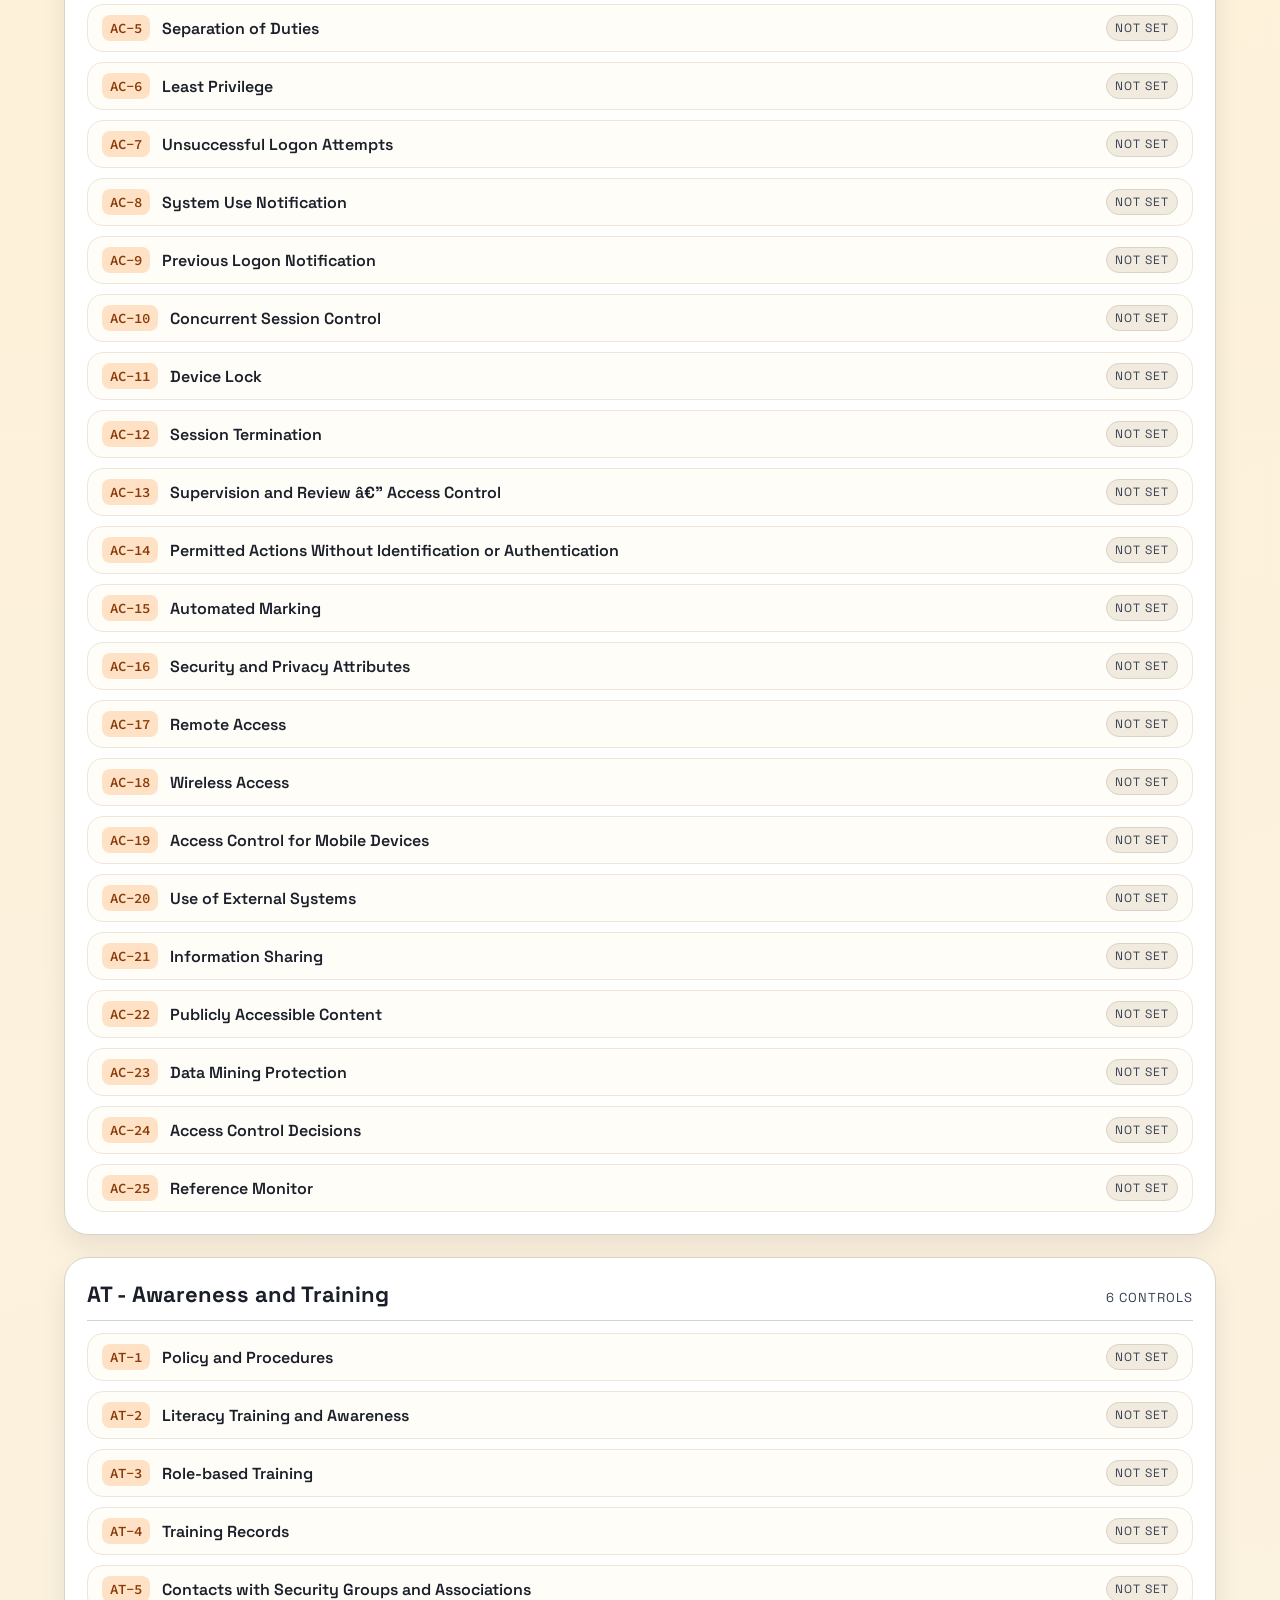
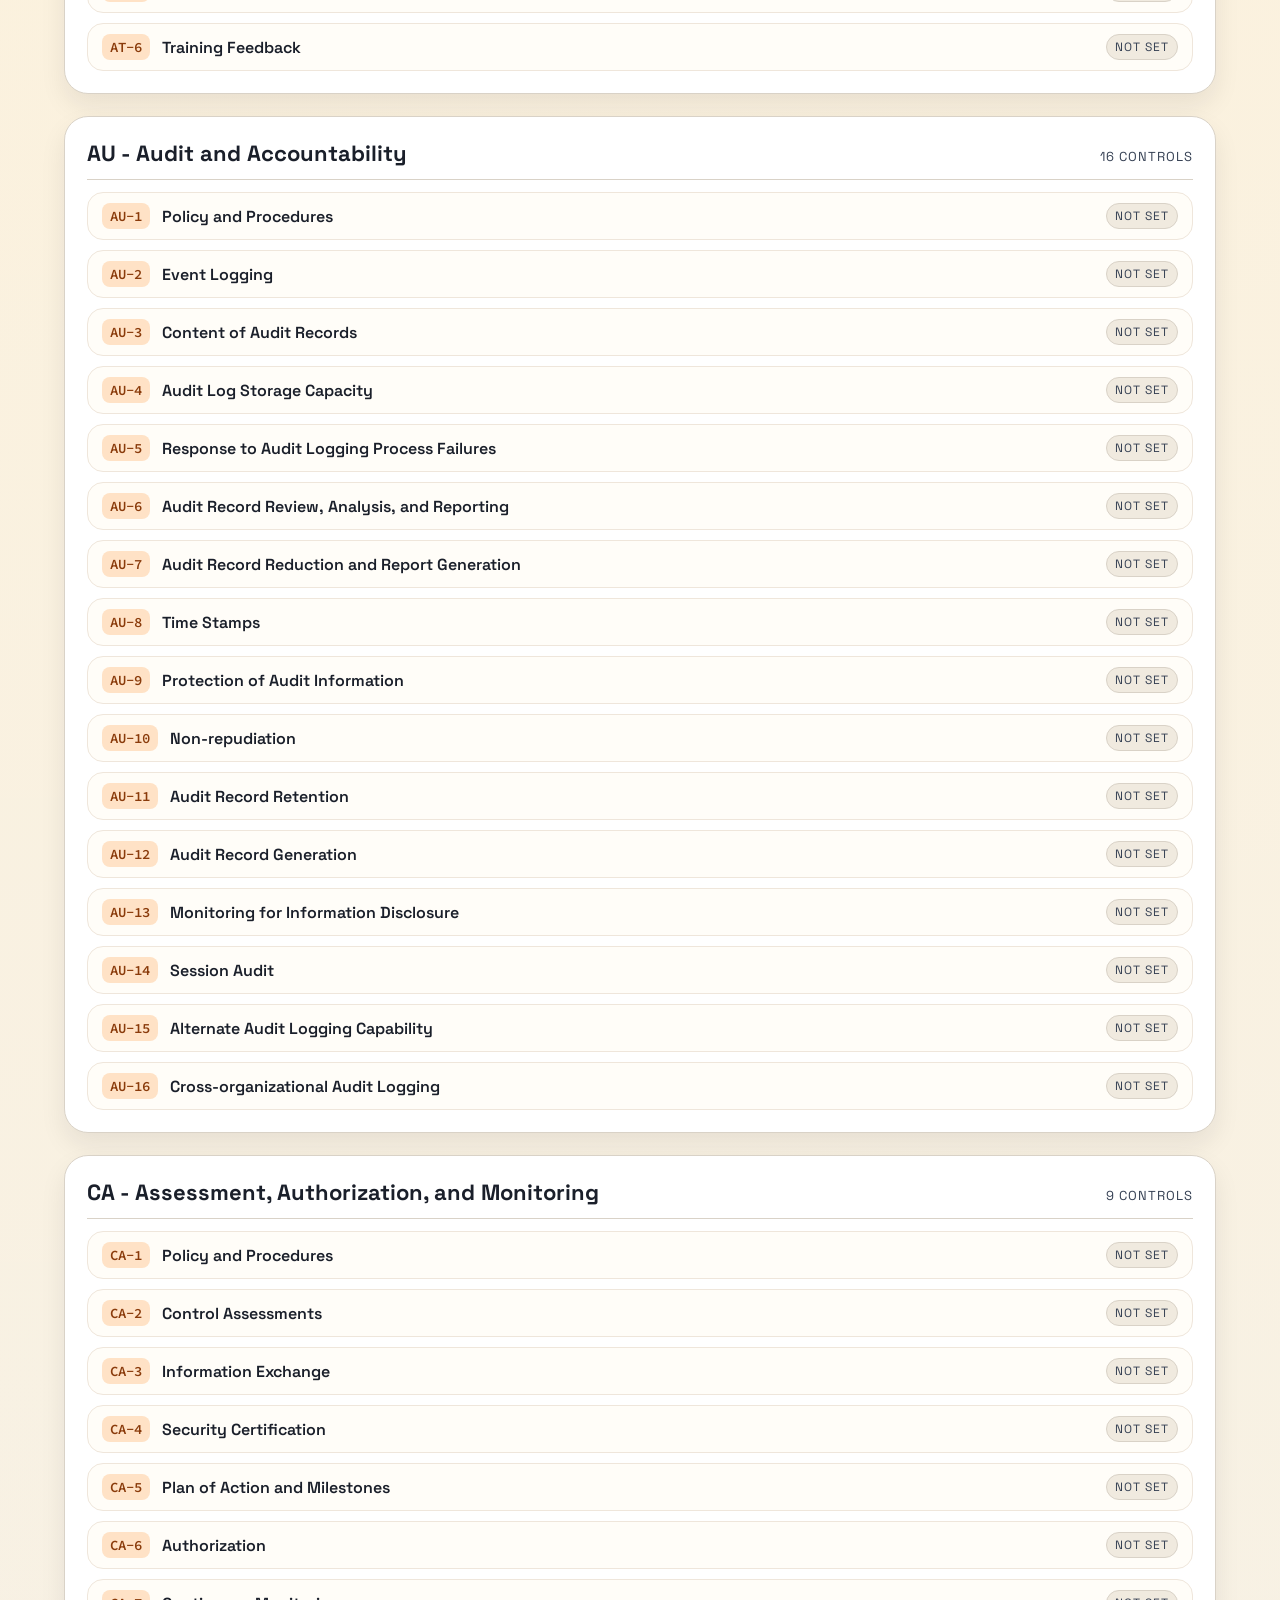
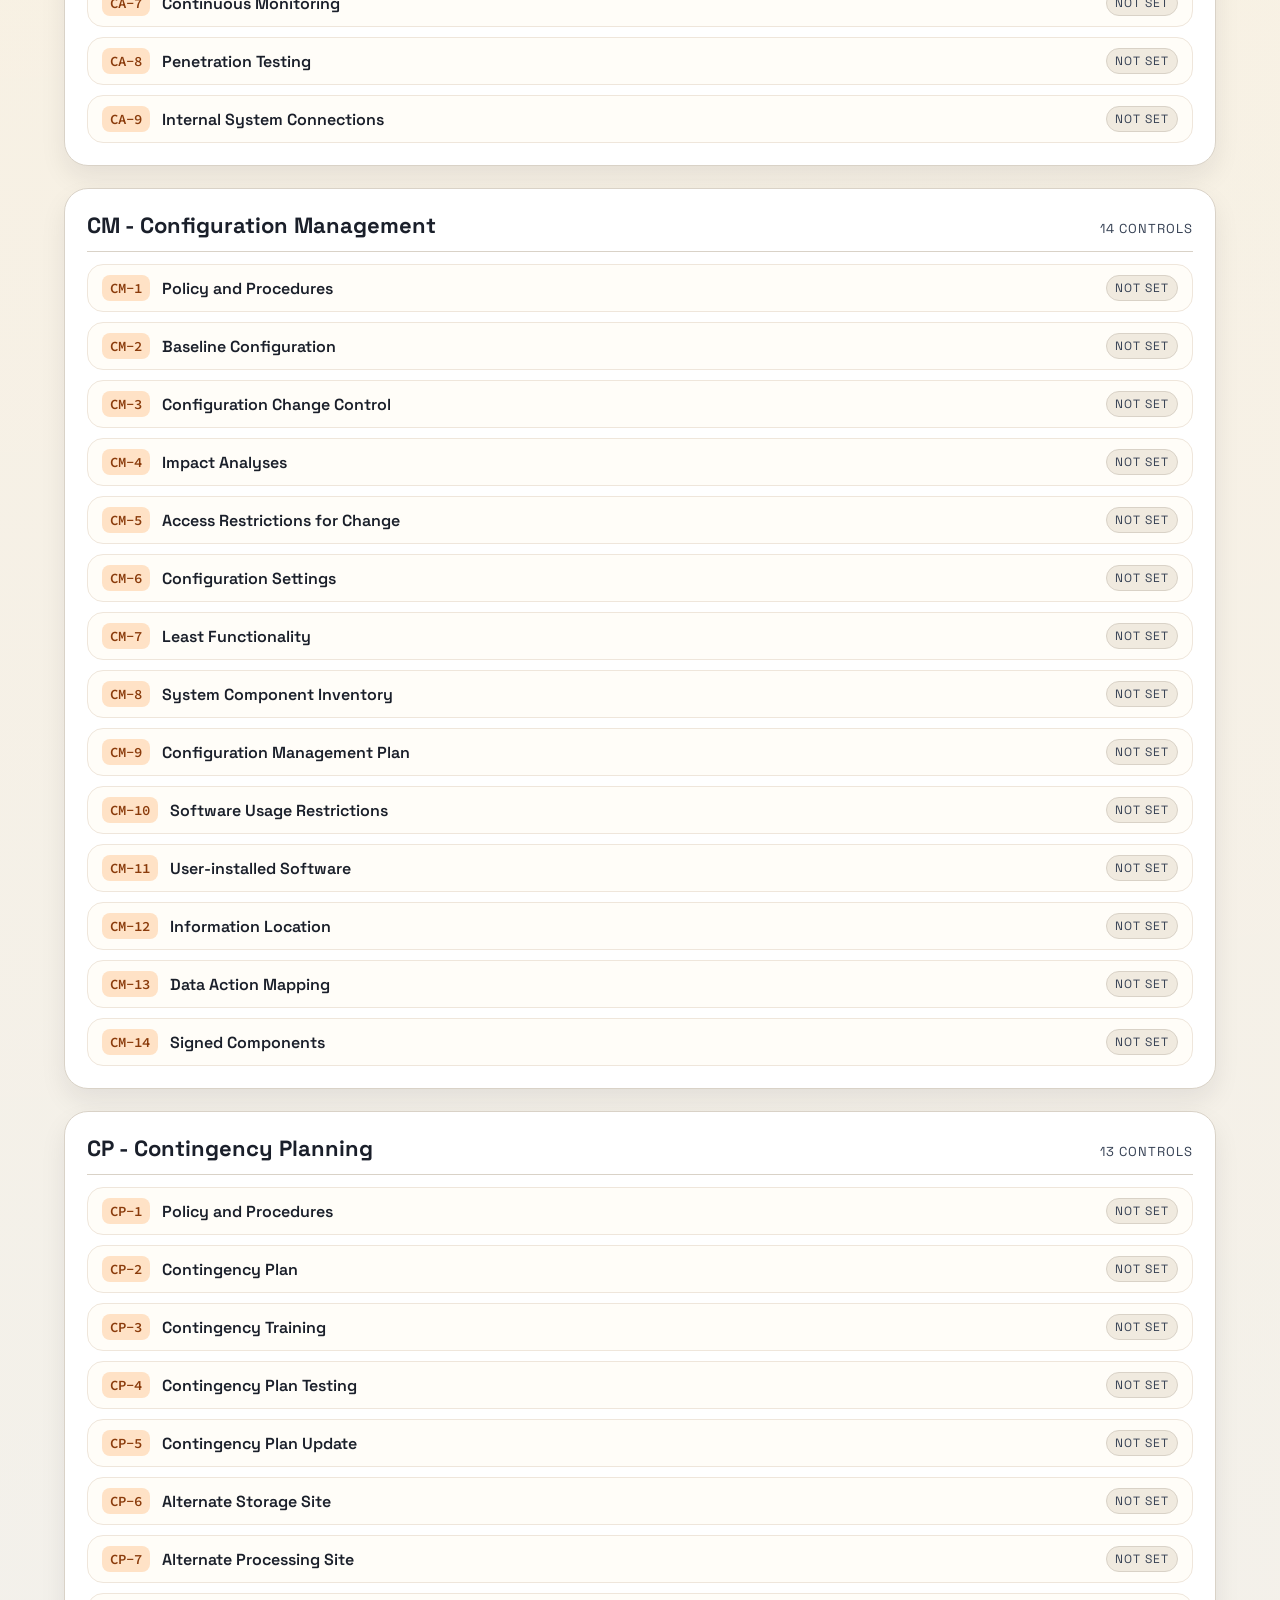
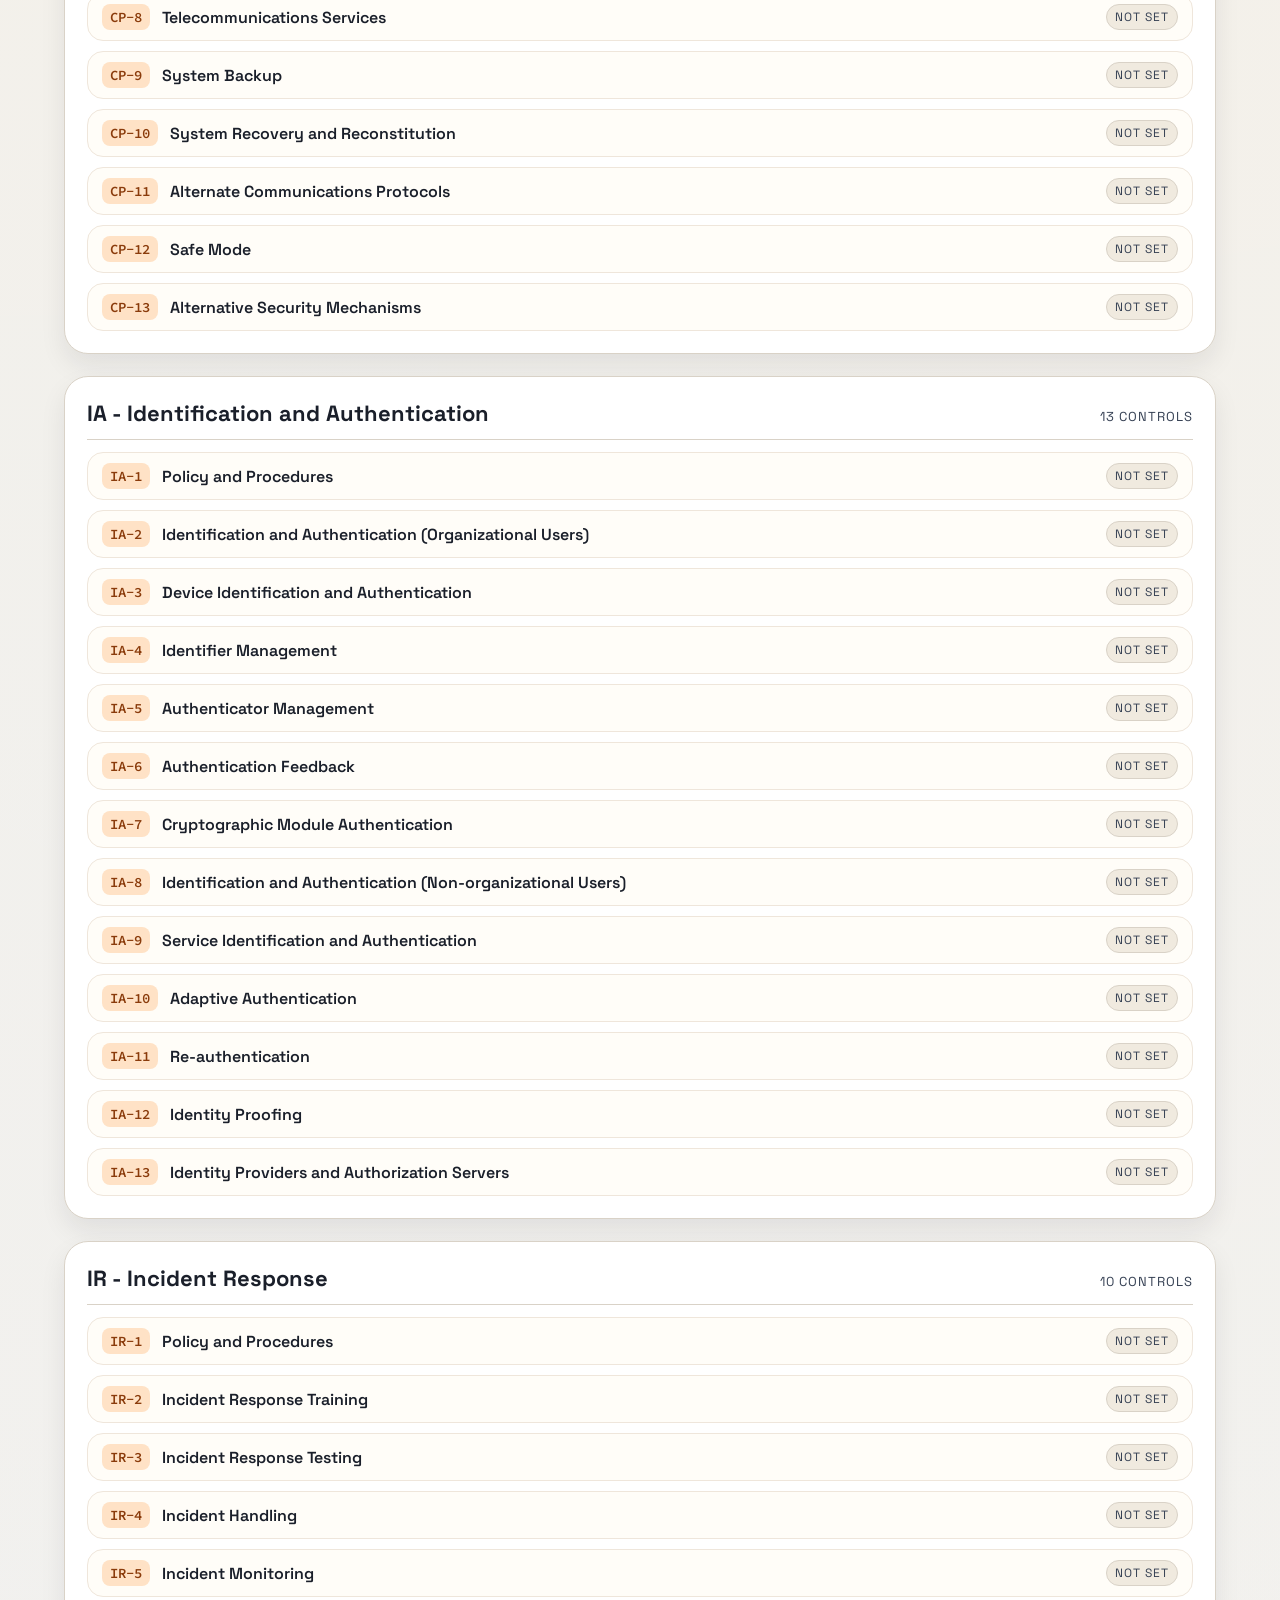
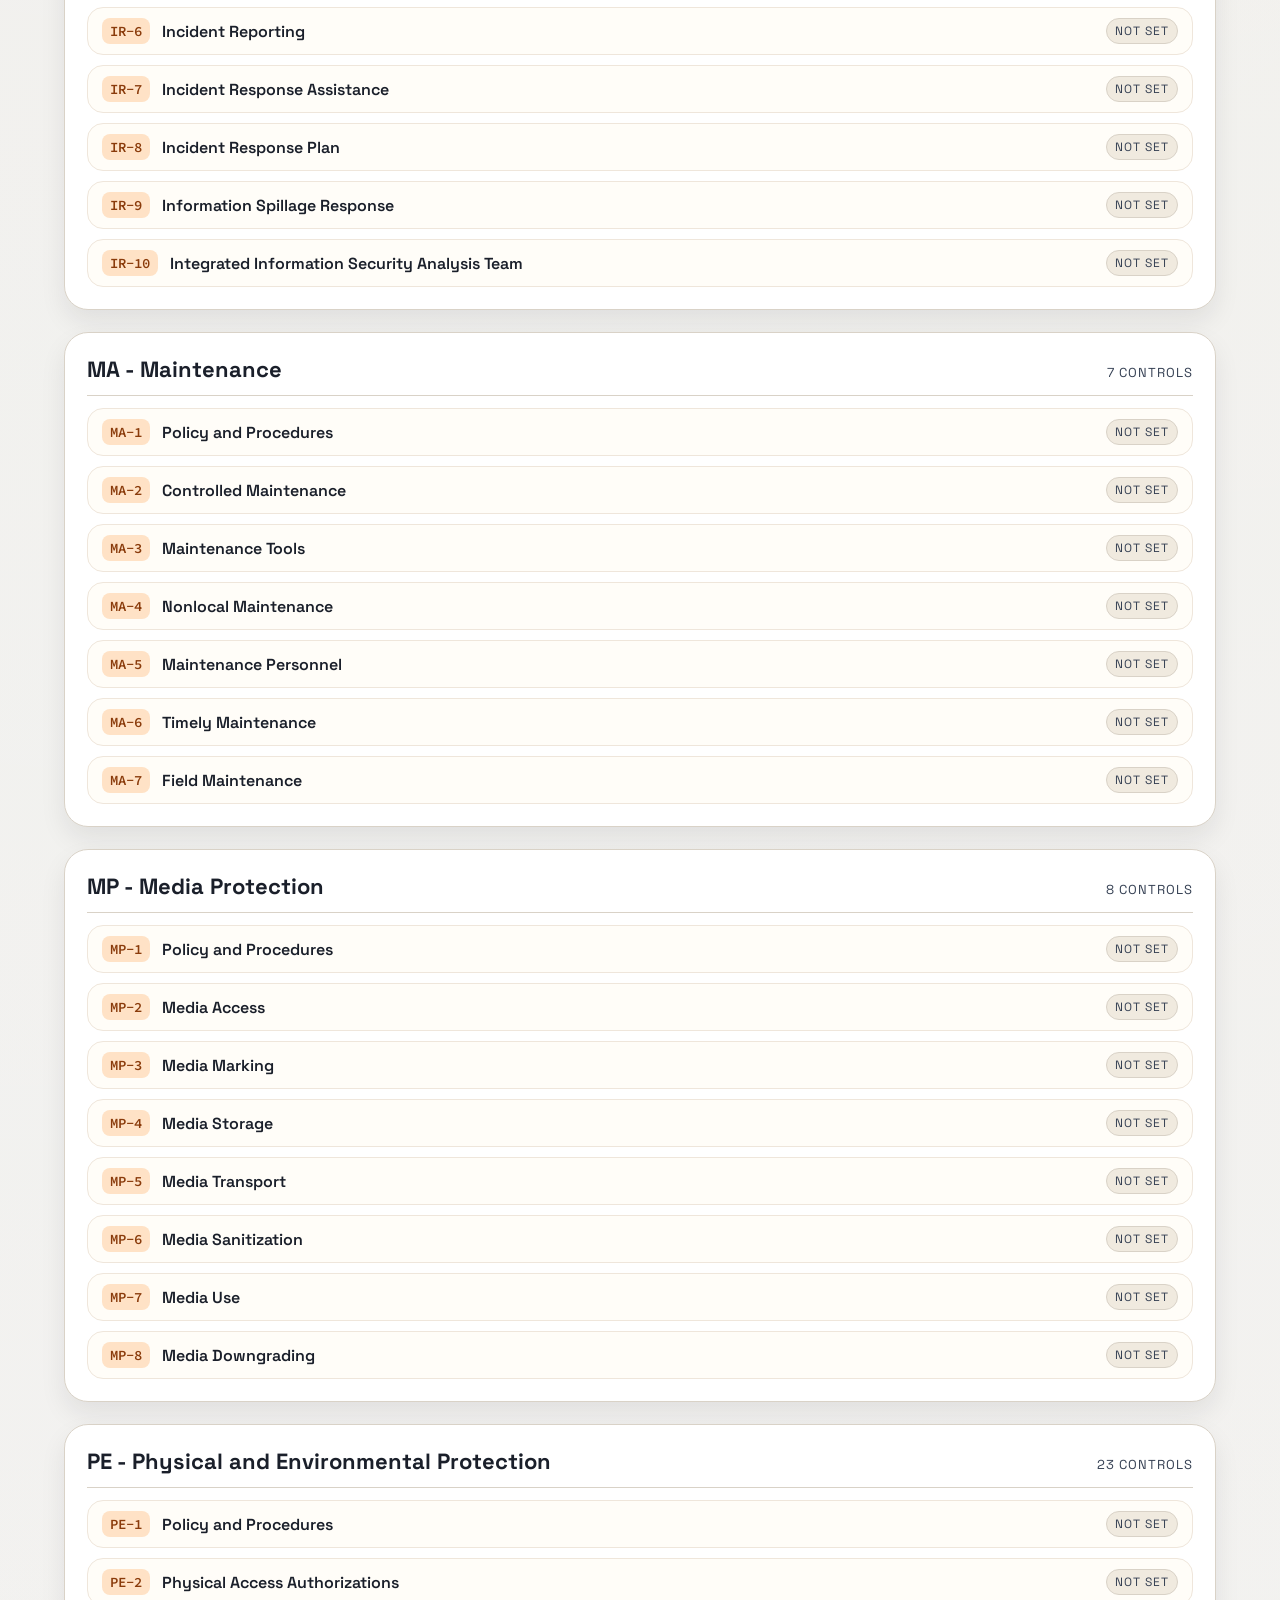
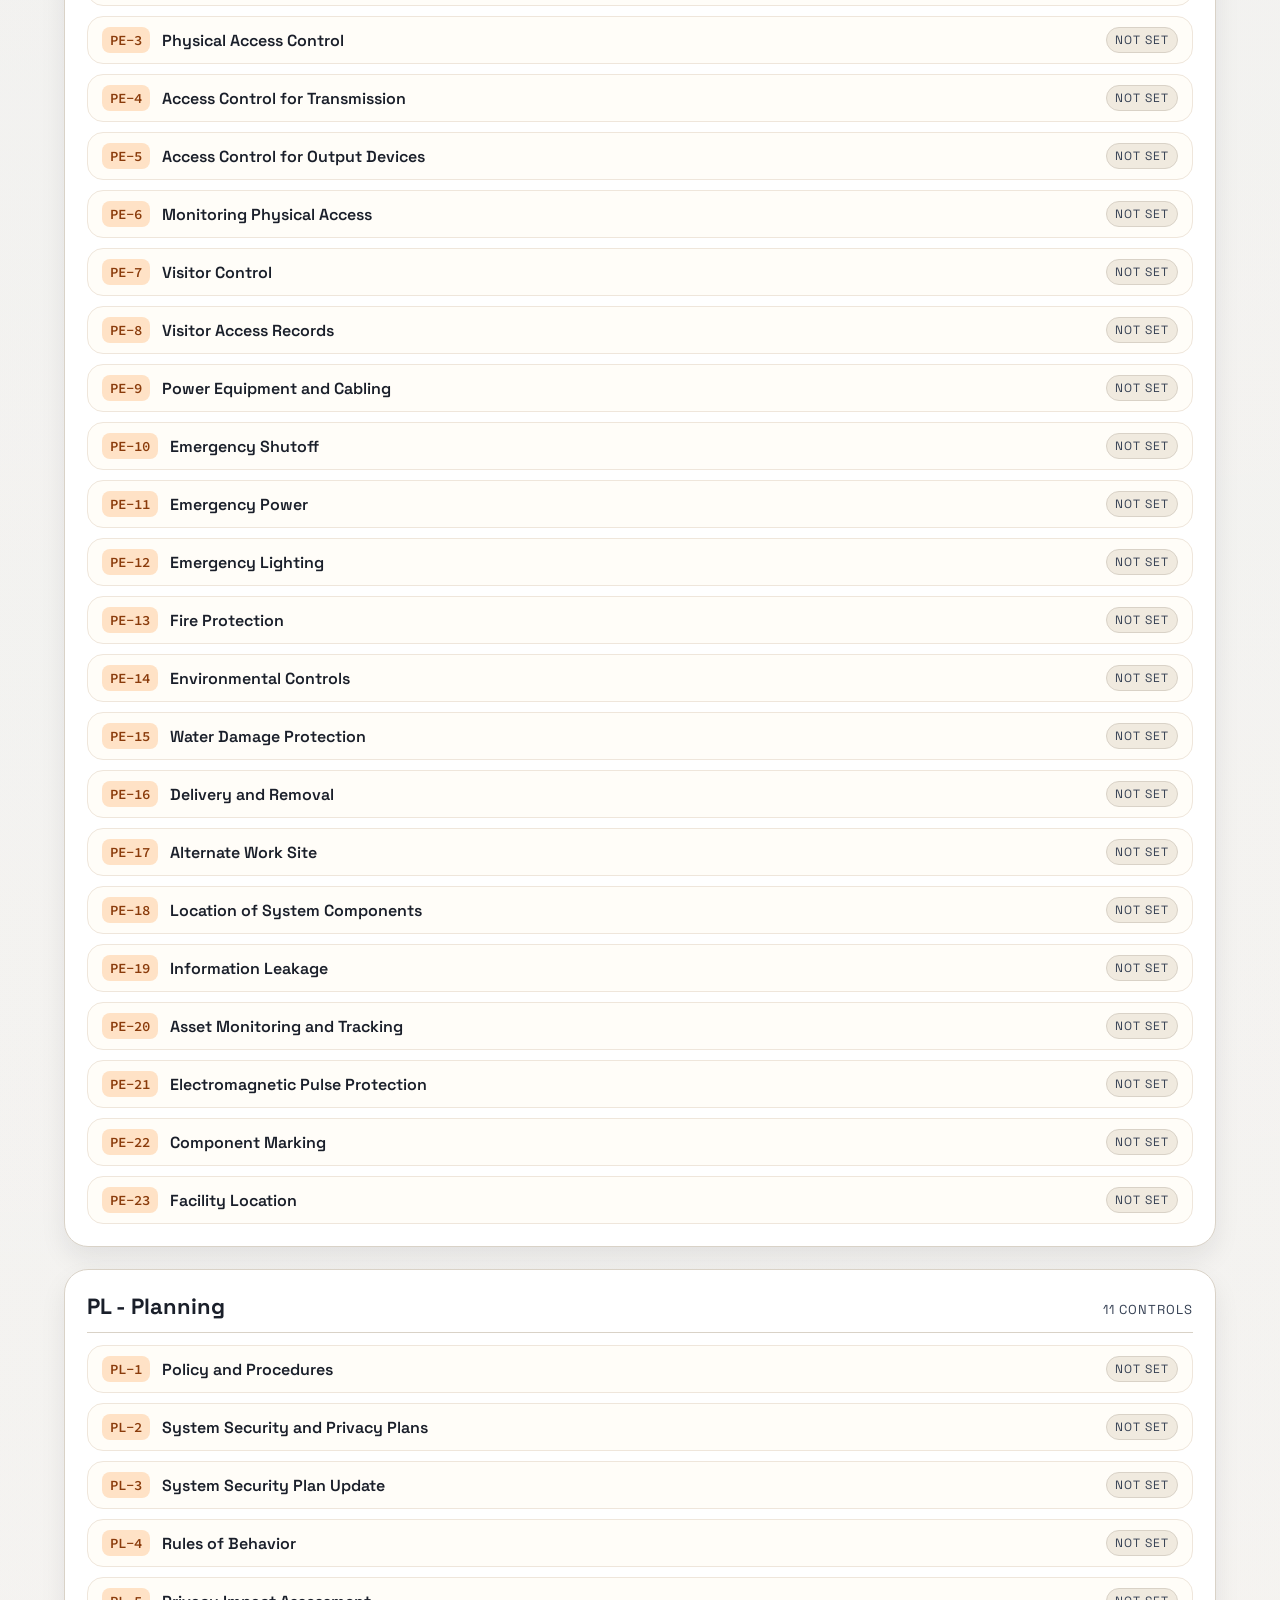
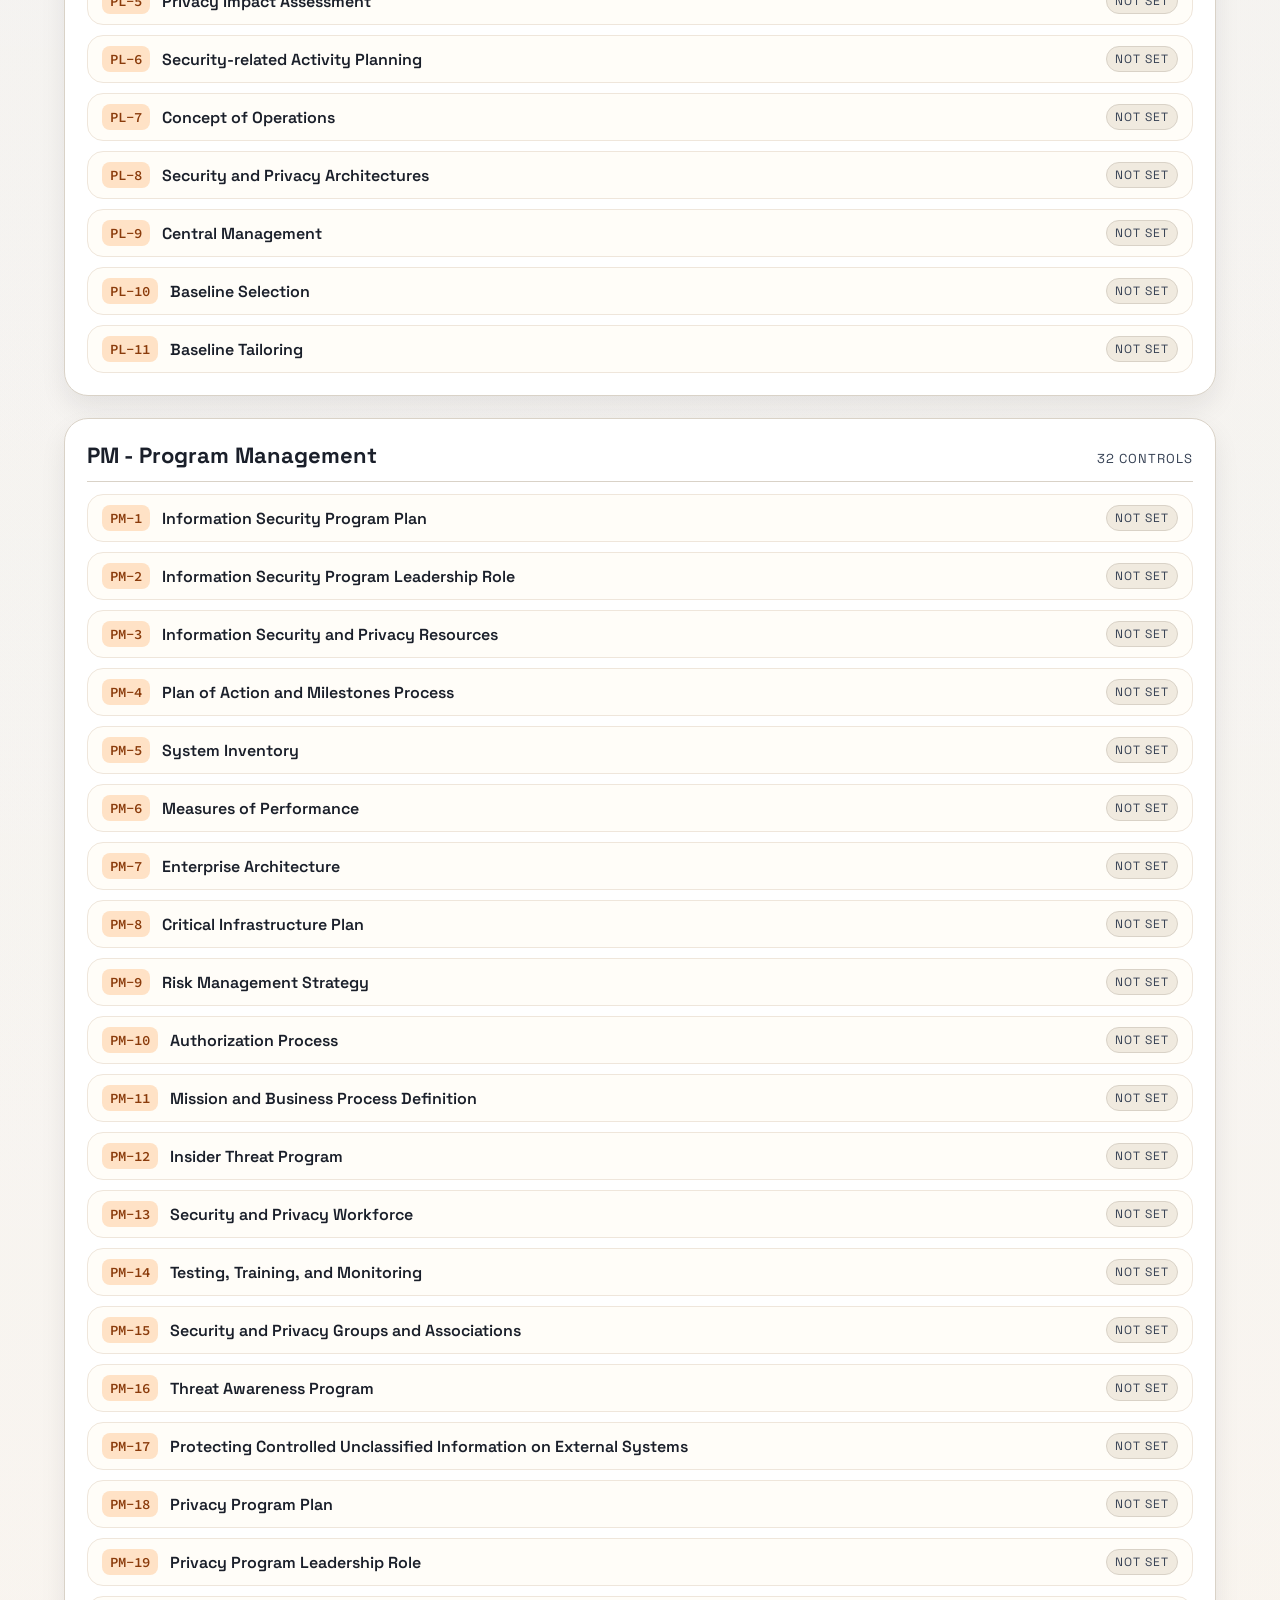
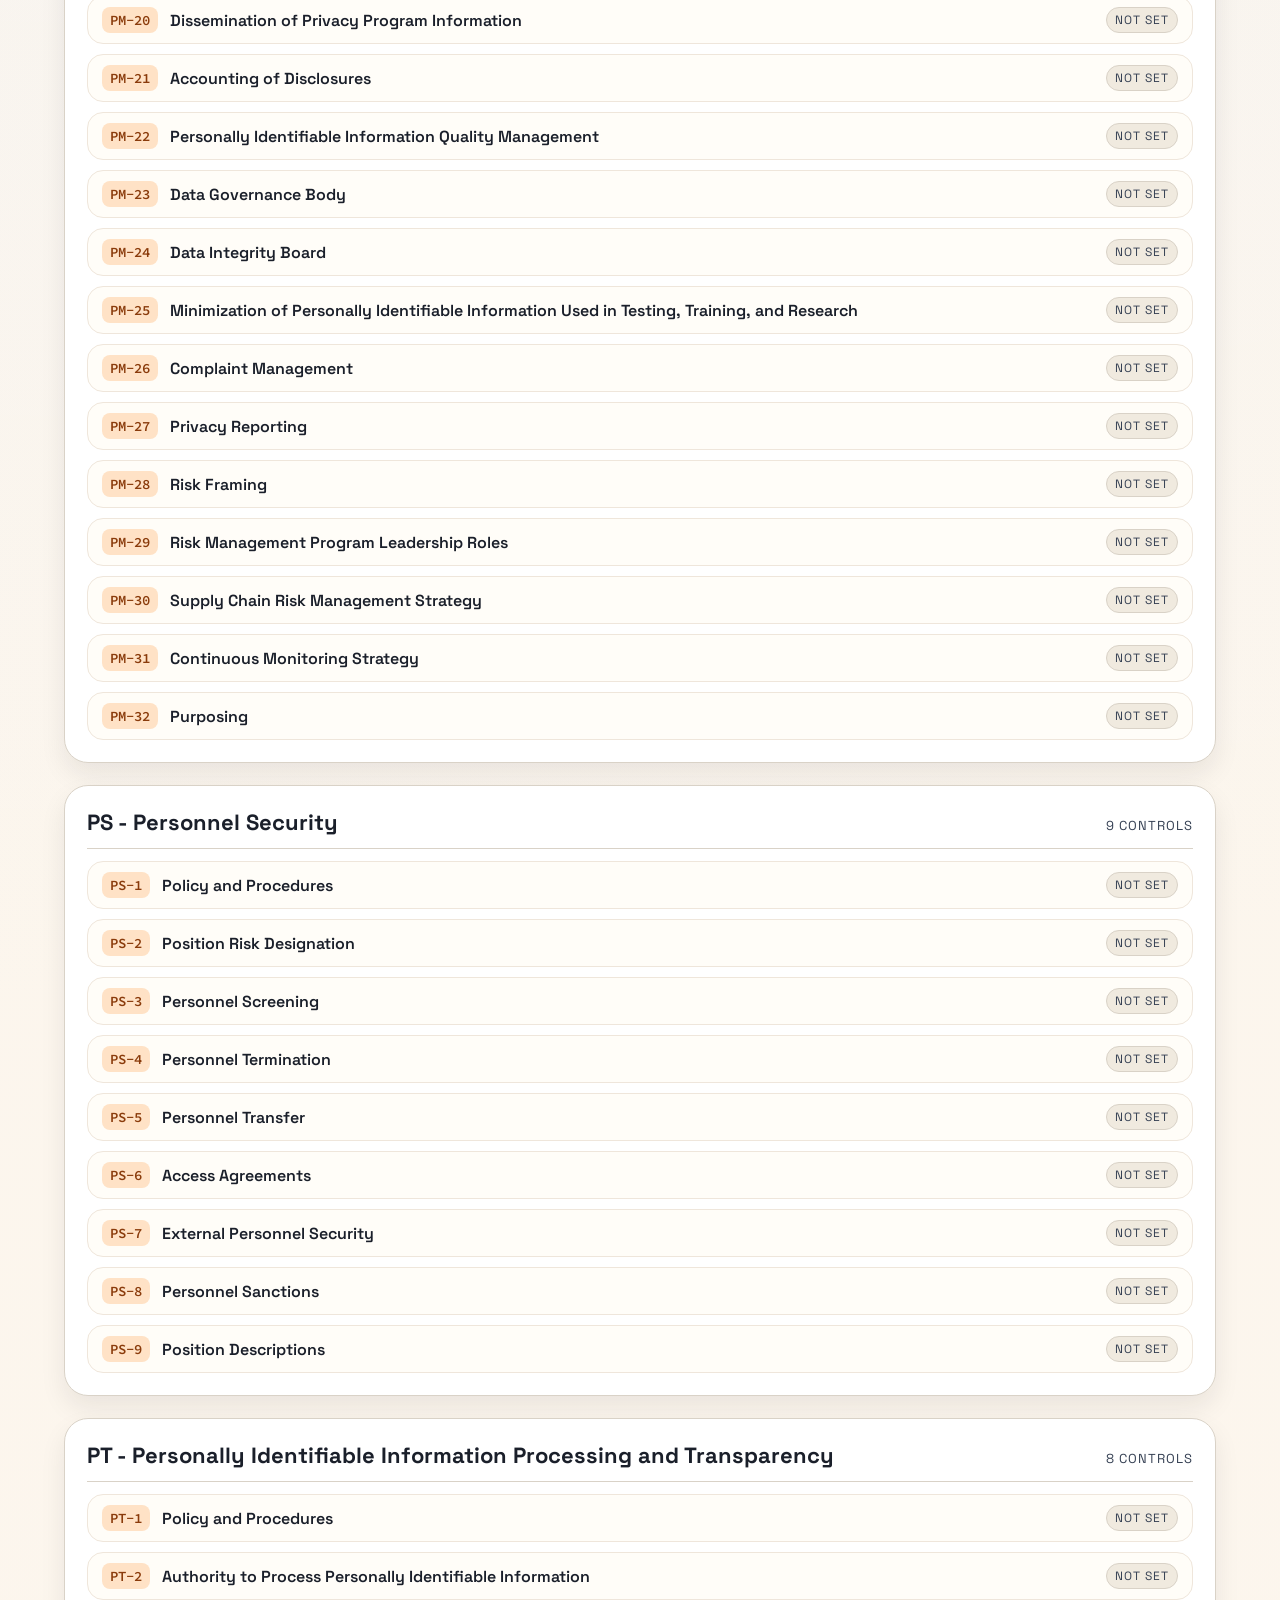
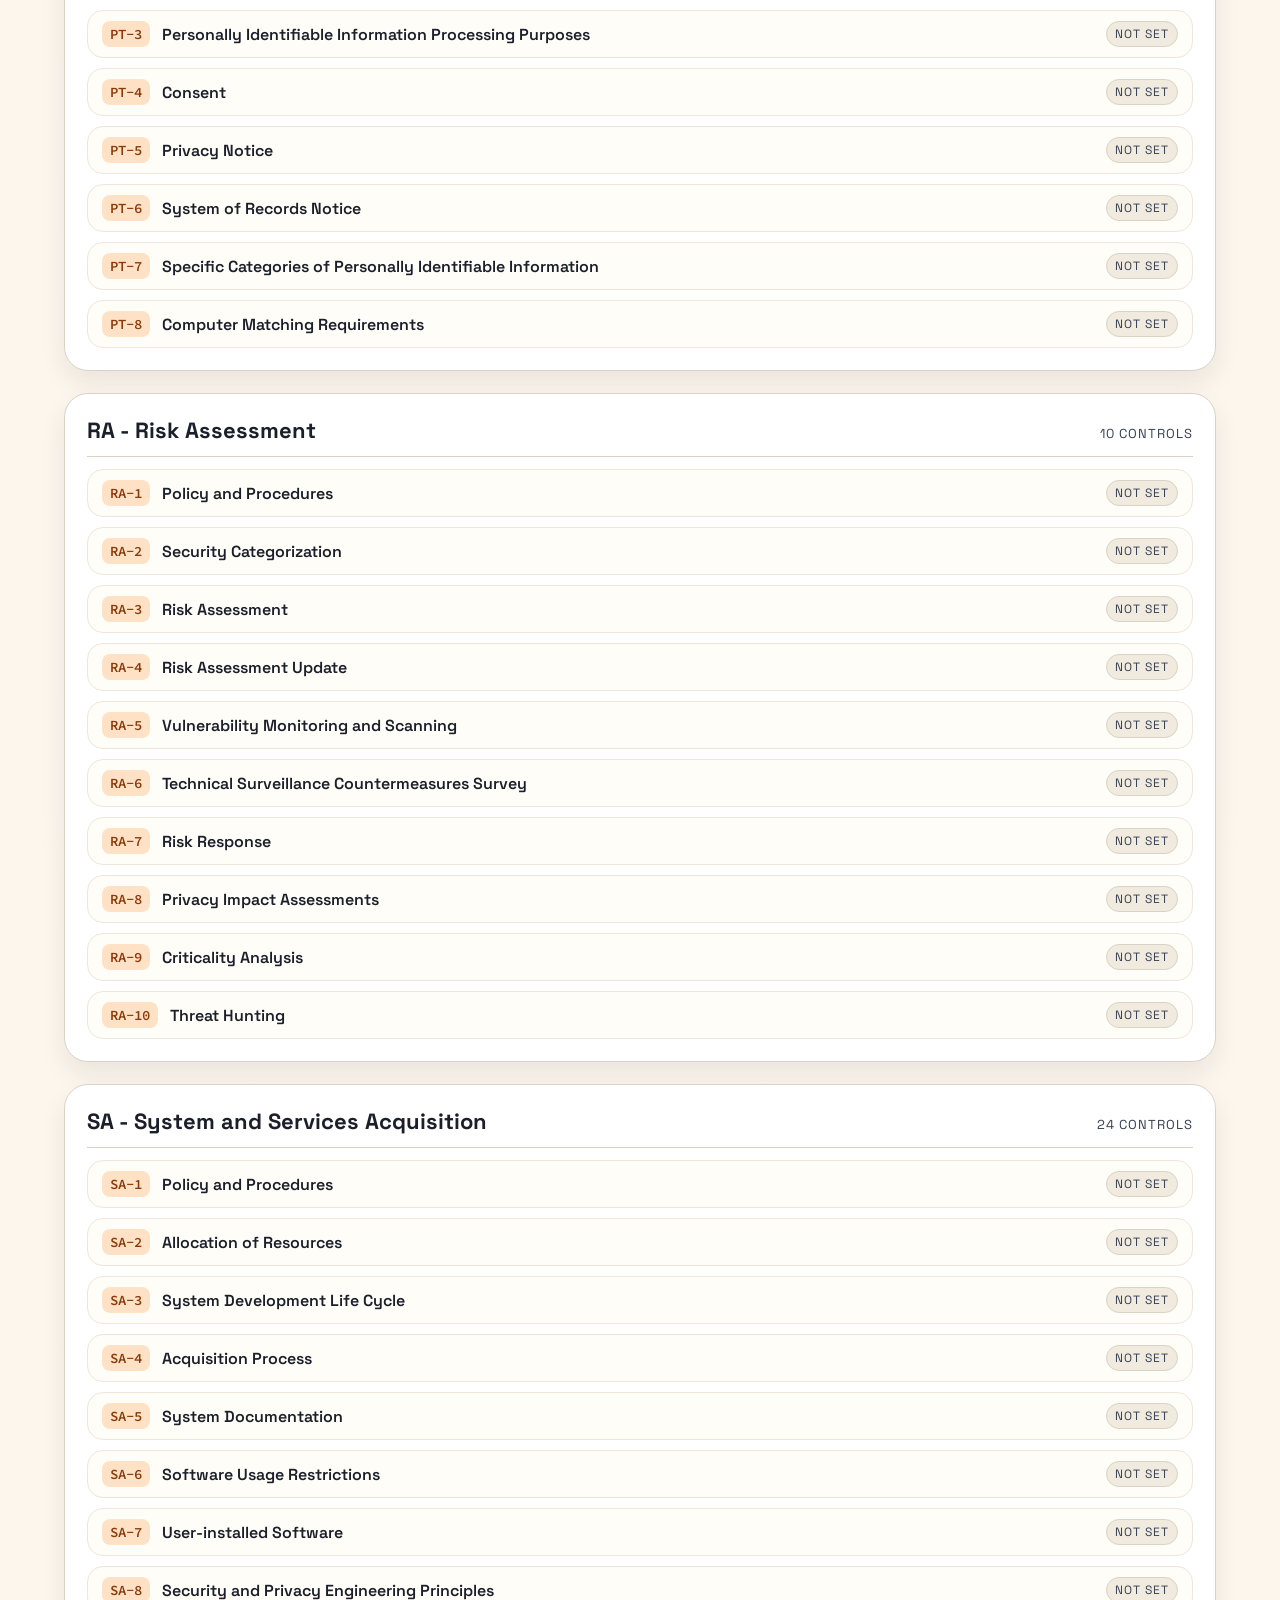
<file: nist-800-53.html>
﻿<!doctype html>
<html lang="en">
  <head>
    <meta charset="utf-8" />
    <meta name="viewport" content="width=device-width, initial-scale=1" />
    <title>NIST SP 800-53 Rev. 5 Controls Catalog</title>
    <link rel="preconnect" href="https://fonts.googleapis.com" />
    <link rel="preconnect" href="https://fonts.gstatic.com" crossorigin />
    <link
      href="https://fonts.googleapis.com/css2?family=Space+Grotesk:wght@400;500;600;700&family=Source+Code+Pro:wght@400;600&display=swap"
      rel="stylesheet"
    />
    <link rel="stylesheet" href="styles.css" />
  </head>
  <body>
    <div class="page">
      <nav class="top-nav">
        <a class="brand" href="index.html">Compliance Atlas</a>
        <div class="nav-links">
          <a href="index.html">Home</a>
          <a href="index.html#frameworks">Frameworks</a>
          <a href="nist-800-53.html" class="active">NIST SP 800-53</a>
        </div>
      </nav>

      <header class="hero">
        <div class="hero-text">
          <div class="eyebrow">NIST SP 800-53 Rev. 5</div>
          <h1>Controls and Enhancements Catalog</h1>
          <p class="lede">
            A subscription-ready workspace for catalog browsing, control status tracking,
            and evidence collection across your organization.
          </p>
          <div class="meta" id="meta"></div>
        </div>
        <div class="hero-panel">
          <div class="stat">
            <div class="stat-value" id="stat-families">--</div>
            <div class="stat-label">Families</div>
          </div>
          <div class="stat">
            <div class="stat-value" id="stat-controls">--</div>
            <div class="stat-label">Controls</div>
          </div>
          <div class="stat">
            <div class="stat-value" id="stat-enhancements">--</div>
            <div class="stat-label">Enhancements</div>
          </div>
        </div>
      </header>

      <section class="subscription">
        <div class="subscription-card">
          <div class="eyebrow">Subscription</div>
          <h2>Audit workspace for teams</h2>
          <p>
            Track implementation status, collect evidence, and keep audit records aligned
            to the official NIST catalog in one place.
          </p>
          <div class="pricing">
            <div class="price-tier">
              <div class="tier-name">Starter</div>
              <div class="tier-price">$249/mo</div>
              <div class="tier-detail">Up to 5 auditors</div>
            </div>
            <div class="price-tier featured">
              <div class="tier-name">Professional</div>
              <div class="tier-price">$749/mo</div>
              <div class="tier-detail">Up to 25 auditors</div>
            </div>
            <div class="price-tier">
              <div class="tier-name">Enterprise</div>
              <div class="tier-price">Custom</div>
              <div class="tier-detail">Unlimited auditors</div>
            </div>
          </div>
          <div class="subscription-actions">
            <button class="primary">Start 14-day trial</button>
            <button class="ghost">Request demo</button>
          </div>
        </div>
        <div class="workspace-card">
          <div class="eyebrow">Company Workspace</div>
          <div class="workspace-row">
            <div>
              <div class="workspace-label">Organization</div>
              <div class="workspace-value">Sample Corp</div>
            </div>
            <div>
              <div class="workspace-label">Plan</div>
              <div class="workspace-value">Professional</div>
            </div>
            <div>
              <div class="workspace-label">Billing</div>
              <div class="workspace-value">Renews May 1</div>
            </div>
          </div>
          <div class="workspace-row">
            <button class="ghost">Manage users</button>
            <button class="ghost">Billing settings</button>
          </div>
        </div>
      </section>

      <section class="toolbar">
        <div class="search">
          <label for="search-input">Search catalog</label>
          <input
            id="search-input"
            type="search"
            placeholder="Search by family, control ID, or title"
            autocomplete="off"
          />
        </div>
        <div class="toggles">
          <label class="toggle">
            <input id="toggle-enhancements" type="checkbox" checked />
            <span>Show enhancements</span>
          </label>
          <label class="toggle">
            <input id="toggle-expand" type="checkbox" />
            <span>Expand all controls</span>
          </label>
        </div>
      </section>

      <section class="audit-toolbar">
        <div class="audit-filter">
          <label for="status-filter">Status filter</label>
          <select id="status-filter">
            <option value="all">All statuses</option>
            <option value="implemented">Implemented</option>
            <option value="in-progress">In progress</option>
            <option value="not-implemented">Not implemented</option>
          </select>
        </div>
        <div class="audit-actions">
          <button id="export-audit" class="ghost">Export audit JSON</button>
          <label class="ghost file-button">
            Import audit JSON
            <input id="import-audit" type="file" accept="application/json" />
          </label>
          <button id="clear-audit" class="ghost danger">Clear audit data</button>
        </div>
      </section>

      <section class="nav" id="family-nav"></section>

      <main id="families" class="families"></main>

      <footer class="footer">
        <div>Source: NIST SP 800-53 Rev. 5 OSCAL catalog.</div>
        <button id="back-to-top" class="back-to-top" type="button">Back to top</button>
      </footer>
    </div>

    <script src="data.js"></script>
    <script src="script.js"></script>
  </body>
</html>
</file>
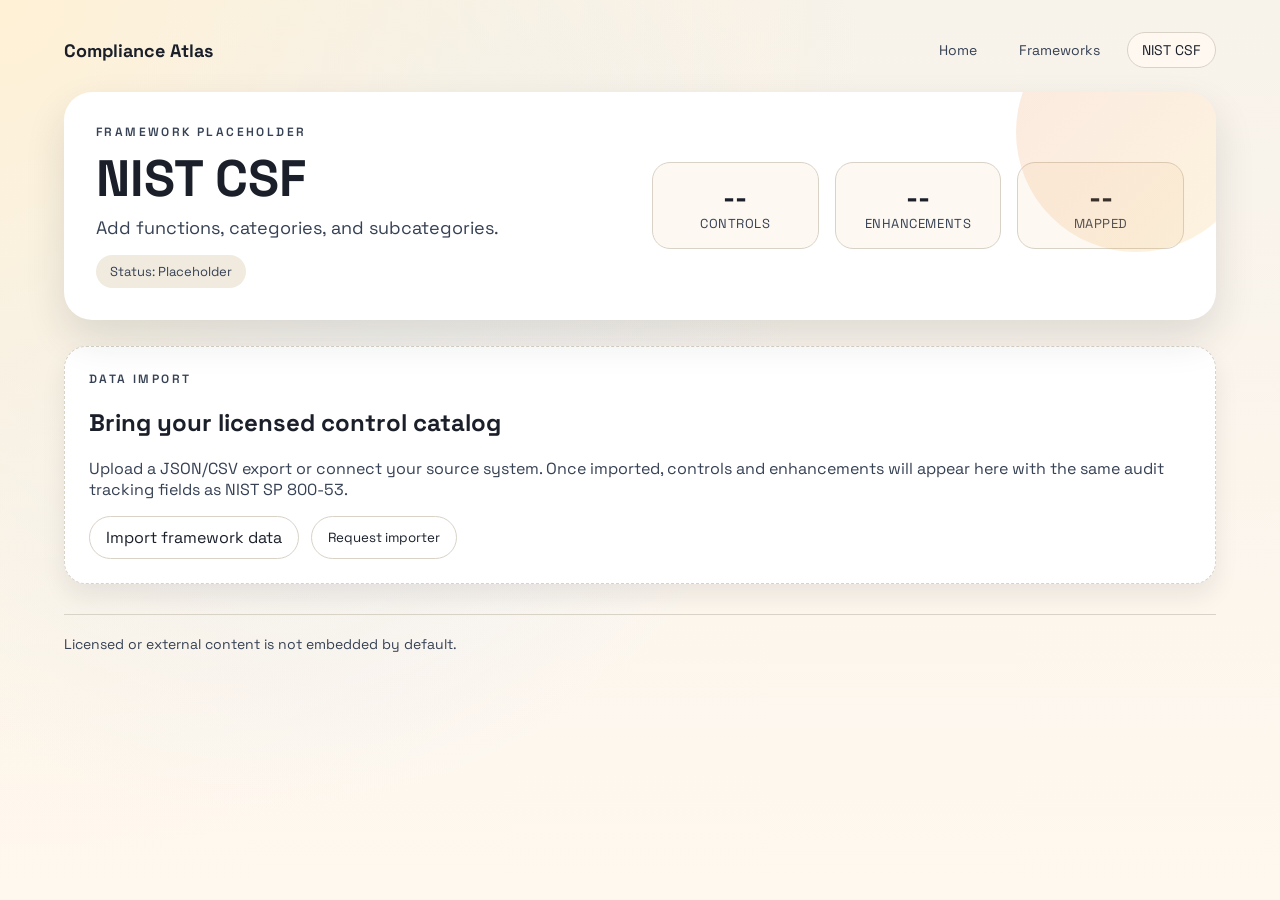
<file: nist-csf.html>
﻿<!doctype html>
<html lang="en">
  <head>
    <meta charset="utf-8" />
    <meta name="viewport" content="width=device-width, initial-scale=1" />
    <title>NIST CSF - Compliance Atlas</title>
    <link rel="preconnect" href="https://fonts.googleapis.com" />
    <link rel="preconnect" href="https://fonts.gstatic.com" crossorigin />
    <link
      href="https://fonts.googleapis.com/css2?family=Space+Grotesk:wght@400;500;600;700&family=Source+Code+Pro:wght@400;600&display=swap"
      rel="stylesheet"
    />
    <link rel="stylesheet" href="styles.css" />
  </head>
  <body>
    <div class="page">
      <nav class="top-nav">
        <a class="brand" href="index.html">Compliance Atlas</a>
        <div class="nav-links">
          <a href="index.html">Home</a>
          <a href="index.html#frameworks">Frameworks</a>
          <a href="nist-csf.html" class="active">NIST CSF</a>
        </div>
      </nav>

      <header class="hero">
        <div class="hero-text">
          <div class="eyebrow">Framework Placeholder</div>
          <h1>NIST CSF</h1>
          <p class="lede">Add functions, categories, and subcategories.</p>
          <div class="meta">Status: Placeholder</div>
        </div>
        <div class="hero-panel">
          <div class="stat">
            <div class="stat-value">--</div>
            <div class="stat-label">Controls</div>
          </div>
          <div class="stat">
            <div class="stat-value">--</div>
            <div class="stat-label">Enhancements</div>
          </div>
          <div class="stat">
            <div class="stat-value">--</div>
            <div class="stat-label">Mapped</div>
          </div>
        </div>
      </header>

      <section class="placeholder">
        <div class="placeholder-card">
          <div class="eyebrow">Data Import</div>
          <h2>Bring your licensed control catalog</h2>
          <p>
            Upload a JSON/CSV export or connect your source system.
            Once imported, controls and enhancements will appear here with the same audit tracking
            fields as NIST SP 800-53.
          </p>
          <div class="placeholder-actions">
            <label class="ghost file-button">
              Import framework data
              <input type="file" accept="application/json,text/csv" />
            </label>
            <button class="ghost">Request importer</button>
          </div>
        </div>
      </section>

      <footer class="footer">
        <div>Licensed or external content is not embedded by default.</div>
      </footer>
    </div>
  </body>
</html>
</file>
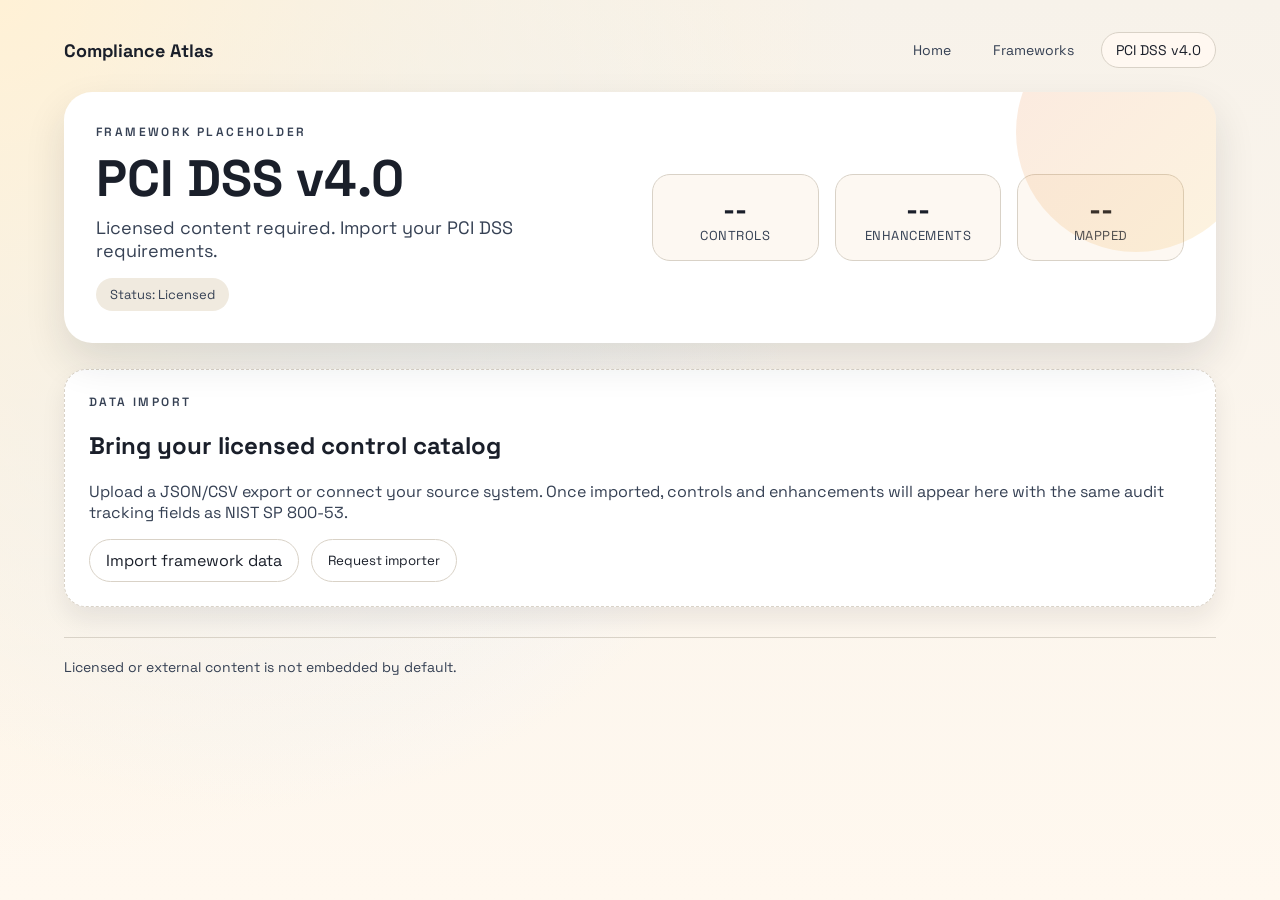
<file: pci-dss.html>
﻿<!doctype html>
<html lang="en">
  <head>
    <meta charset="utf-8" />
    <meta name="viewport" content="width=device-width, initial-scale=1" />
    <title>PCI DSS v4.0 - Compliance Atlas</title>
    <link rel="preconnect" href="https://fonts.googleapis.com" />
    <link rel="preconnect" href="https://fonts.gstatic.com" crossorigin />
    <link
      href="https://fonts.googleapis.com/css2?family=Space+Grotesk:wght@400;500;600;700&family=Source+Code+Pro:wght@400;600&display=swap"
      rel="stylesheet"
    />
    <link rel="stylesheet" href="styles.css" />
  </head>
  <body>
    <div class="page">
      <nav class="top-nav">
        <a class="brand" href="index.html">Compliance Atlas</a>
        <div class="nav-links">
          <a href="index.html">Home</a>
          <a href="index.html#frameworks">Frameworks</a>
          <a href="pci-dss.html" class="active">PCI DSS v4.0</a>
        </div>
      </nav>

      <header class="hero">
        <div class="hero-text">
          <div class="eyebrow">Framework Placeholder</div>
          <h1>PCI DSS v4.0</h1>
          <p class="lede">Licensed content required. Import your PCI DSS requirements.</p>
          <div class="meta">Status: Licensed</div>
        </div>
        <div class="hero-panel">
          <div class="stat">
            <div class="stat-value">--</div>
            <div class="stat-label">Controls</div>
          </div>
          <div class="stat">
            <div class="stat-value">--</div>
            <div class="stat-label">Enhancements</div>
          </div>
          <div class="stat">
            <div class="stat-value">--</div>
            <div class="stat-label">Mapped</div>
          </div>
        </div>
      </header>

      <section class="placeholder">
        <div class="placeholder-card">
          <div class="eyebrow">Data Import</div>
          <h2>Bring your licensed control catalog</h2>
          <p>
            Upload a JSON/CSV export or connect your source system.
            Once imported, controls and enhancements will appear here with the same audit tracking
            fields as NIST SP 800-53.
          </p>
          <div class="placeholder-actions">
            <label class="ghost file-button">
              Import framework data
              <input type="file" accept="application/json,text/csv" />
            </label>
            <button class="ghost">Request importer</button>
          </div>
        </div>
      </section>

      <footer class="footer">
        <div>Licensed or external content is not embedded by default.</div>
      </footer>
    </div>
  </body>
</html>
</file>
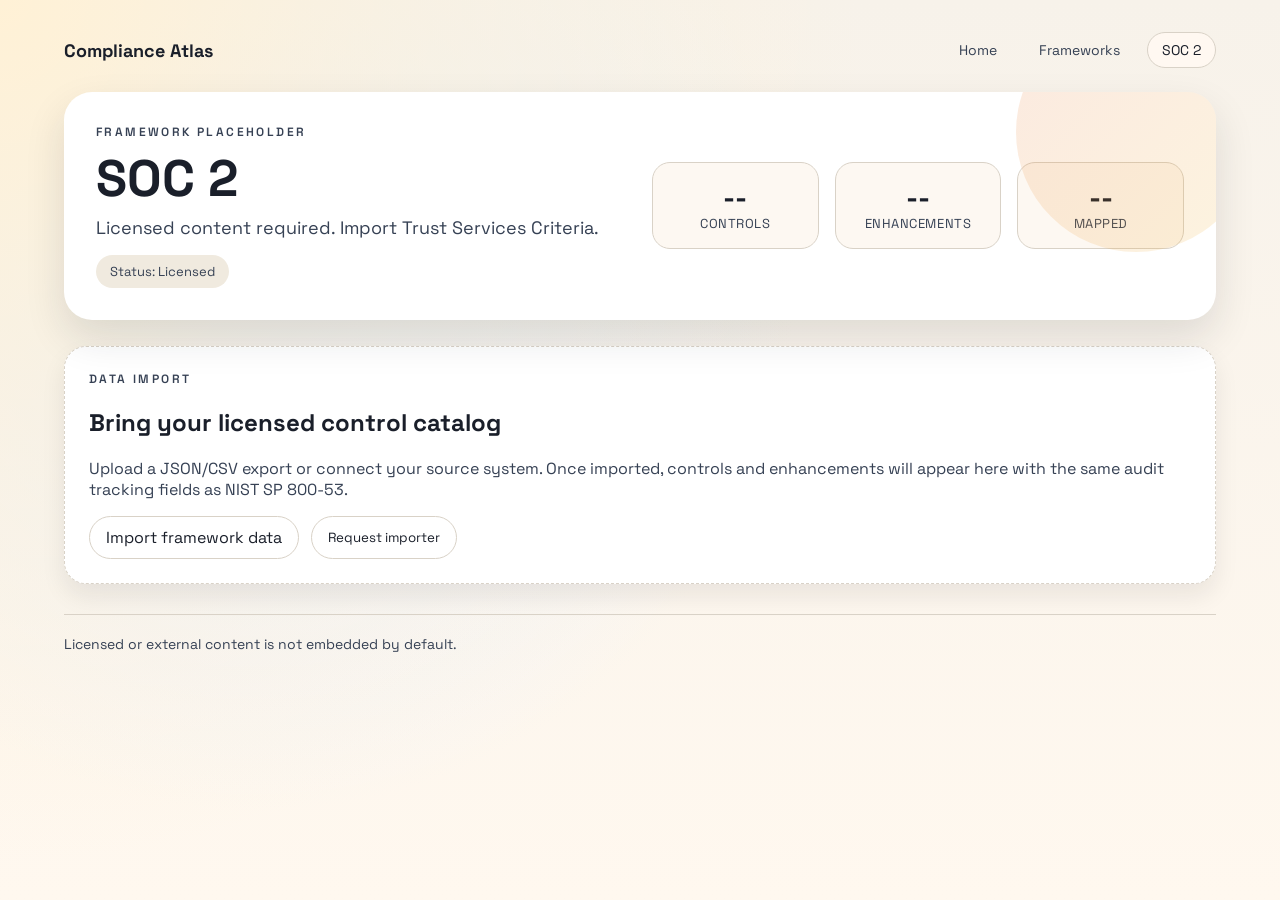
<file: soc-2.html>
﻿<!doctype html>
<html lang="en">
  <head>
    <meta charset="utf-8" />
    <meta name="viewport" content="width=device-width, initial-scale=1" />
    <title>SOC 2 - Compliance Atlas</title>
    <link rel="preconnect" href="https://fonts.googleapis.com" />
    <link rel="preconnect" href="https://fonts.gstatic.com" crossorigin />
    <link
      href="https://fonts.googleapis.com/css2?family=Space+Grotesk:wght@400;500;600;700&family=Source+Code+Pro:wght@400;600&display=swap"
      rel="stylesheet"
    />
    <link rel="stylesheet" href="styles.css" />
  </head>
  <body>
    <div class="page">
      <nav class="top-nav">
        <a class="brand" href="index.html">Compliance Atlas</a>
        <div class="nav-links">
          <a href="index.html">Home</a>
          <a href="index.html#frameworks">Frameworks</a>
          <a href="soc-2.html" class="active">SOC 2</a>
        </div>
      </nav>

      <header class="hero">
        <div class="hero-text">
          <div class="eyebrow">Framework Placeholder</div>
          <h1>SOC 2</h1>
          <p class="lede">Licensed content required. Import Trust Services Criteria.</p>
          <div class="meta">Status: Licensed</div>
        </div>
        <div class="hero-panel">
          <div class="stat">
            <div class="stat-value">--</div>
            <div class="stat-label">Controls</div>
          </div>
          <div class="stat">
            <div class="stat-value">--</div>
            <div class="stat-label">Enhancements</div>
          </div>
          <div class="stat">
            <div class="stat-value">--</div>
            <div class="stat-label">Mapped</div>
          </div>
        </div>
      </header>

      <section class="placeholder">
        <div class="placeholder-card">
          <div class="eyebrow">Data Import</div>
          <h2>Bring your licensed control catalog</h2>
          <p>
            Upload a JSON/CSV export or connect your source system.
            Once imported, controls and enhancements will appear here with the same audit tracking
            fields as NIST SP 800-53.
          </p>
          <div class="placeholder-actions">
            <label class="ghost file-button">
              Import framework data
              <input type="file" accept="application/json,text/csv" />
            </label>
            <button class="ghost">Request importer</button>
          </div>
        </div>
      </section>

      <footer class="footer">
        <div>Licensed or external content is not embedded by default.</div>
      </footer>
    </div>
  </body>
</html>
</file>
<file: styles.css>
﻿:root {
  --ink: #1a1f2a;
  --ink-soft: #364154;
  --accent: #e56b2d;
  --accent-2: #f0b429;
  --paper: #f7f2ea;
  --paper-2: #fff8ef;
  --sky: #e6eef7;
  --card: #ffffff;
  --line: #d9d2c7;
  --shadow: 0 18px 40px rgba(26, 31, 42, 0.12);
}

* {
  box-sizing: border-box;
}

body {
  margin: 0;
  font-family: "Space Grotesk", "Segoe UI", sans-serif;
  color: var(--ink);
  background:
    radial-gradient(circle at top left, #fff1d6 0%, transparent 55%),
    radial-gradient(circle at 20% 30%, #e7f0ff 0%, transparent 45%),
    linear-gradient(180deg, var(--paper), var(--paper-2));
  min-height: 100vh;
}

.page {
  max-width: 1200px;
  margin: 0 auto;
  padding: 32px 24px 60px;
}

.top-nav {
  display: flex;
  flex-wrap: wrap;
  gap: 16px;
  justify-content: space-between;
  align-items: center;
  margin-bottom: 24px;
}

.brand {
  font-weight: 700;
  text-decoration: none;
  color: var(--ink);
  font-size: 18px;
}

.nav-links {
  display: flex;
  gap: 12px;
  flex-wrap: wrap;
}

.nav-links a {
  text-decoration: none;
  color: var(--ink-soft);
  font-size: 14px;
  padding: 8px 14px;
  border-radius: 999px;
  border: 1px solid transparent;
}

.nav-links a.active {
  color: var(--ink);
  border-color: var(--line);
  background: #fff8f1;
}

.hero {
  display: grid;
  gap: 24px;
  grid-template-columns: repeat(auto-fit, minmax(260px, 1fr));
  padding: 32px;
  background: var(--card);
  border-radius: 28px;
  box-shadow: var(--shadow);
  position: relative;
  overflow: hidden;
}

.frameworks {
  margin-top: 26px;
}

.section-head h2 {
  margin: 0 0 8px;
}

.section-head p {
  margin: 0 0 16px;
  color: var(--ink-soft);
}

.framework-grid {
  display: grid;
  grid-template-columns: repeat(auto-fit, minmax(240px, 1fr));
  gap: 16px;
}

.framework-card {
  background: var(--card);
  border-radius: 20px;
  border: 1px solid var(--line);
  padding: 18px;
  box-shadow: 0 10px 20px rgba(26, 31, 42, 0.08);
  display: flex;
  flex-direction: column;
  justify-content: space-between;
  gap: 14px;
}

.framework-card h3 {
  margin: 10px 0 8px;
}

.framework-card p {
  margin: 0;
  color: var(--ink-soft);
  font-size: 14px;
}

.framework-top {
  display: grid;
  gap: 8px;
}

.badge {
  display: inline-flex;
  align-self: start;
  padding: 4px 10px;
  border-radius: 999px;
  font-size: 12px;
  text-transform: uppercase;
  letter-spacing: 0.08em;
  border: 1px solid var(--line);
}

.badge.ready {
  background: #e8f7ec;
  border-color: #b7e1c2;
  color: #1b5e20;
}

.badge.pending {
  background: #fff3da;
  border-color: #f6d49b;
  color: #8a4b00;
}

.placeholder {
  margin-top: 26px;
}

.placeholder-card {
  background: var(--card);
  border-radius: 22px;
  border: 1px dashed var(--line);
  padding: 24px;
  box-shadow: 0 12px 24px rgba(26, 31, 42, 0.08);
}

.placeholder-card p {
  color: var(--ink-soft);
}

.placeholder-actions {
  display: flex;
  flex-wrap: wrap;
  gap: 12px;
  margin-top: 16px;
}

.hero::after {
  content: "";
  position: absolute;
  width: 240px;
  height: 240px;
  right: -40px;
  top: -80px;
  background: linear-gradient(135deg, var(--accent), var(--accent-2));
  opacity: 0.15;
  border-radius: 50%;
}

.eyebrow {
  text-transform: uppercase;
  letter-spacing: 0.2em;
  font-size: 12px;
  color: var(--ink-soft);
  font-weight: 600;
}

.hero h1 {
  margin: 12px 0 10px;
  font-size: clamp(32px, 4vw, 52px);
  line-height: 1.05;
}

.lede {
  margin: 0 0 16px;
  font-size: 18px;
  color: var(--ink-soft);
  max-width: 520px;
}

.meta {
  display: inline-flex;
  gap: 16px;
  padding: 8px 14px;
  background: #f0eadf;
  border-radius: 999px;
  font-size: 13px;
  color: var(--ink-soft);
}

.hero-panel {
  display: grid;
  gap: 16px;
  grid-template-columns: repeat(3, minmax(0, 1fr));
  align-self: center;
}

.stat {
  background: #fdf8f2;
  border: 1px solid var(--line);
  border-radius: 18px;
  padding: 16px;
  text-align: center;
}

.stat-value {
  font-size: 28px;
  font-weight: 700;
}

.stat-label {
  font-size: 13px;
  color: var(--ink-soft);
  letter-spacing: 0.04em;
  text-transform: uppercase;
}

.subscription {
  margin: 26px 0 10px;
  display: grid;
  grid-template-columns: repeat(auto-fit, minmax(260px, 1fr));
  gap: 18px;
}

.subscription-card,
.workspace-card {
  background: var(--card);
  border-radius: 22px;
  border: 1px solid var(--line);
  padding: 22px;
  box-shadow: 0 12px 24px rgba(26, 31, 42, 0.08);
}

.subscription-card h2 {
  margin: 10px 0 8px;
}

.subscription-card p {
  margin: 0 0 14px;
  color: var(--ink-soft);
}

.pricing {
  display: grid;
  grid-template-columns: repeat(auto-fit, minmax(160px, 1fr));
  gap: 12px;
  margin-bottom: 16px;
}

.price-tier {
  padding: 14px;
  border-radius: 16px;
  border: 1px solid var(--line);
  background: #fff8f1;
}

.price-tier.featured {
  border-color: #f1c38d;
  background: #fff1e2;
  box-shadow: 0 12px 22px rgba(26, 31, 42, 0.08);
}

.tier-name {
  text-transform: uppercase;
  letter-spacing: 0.08em;
  font-size: 12px;
  color: var(--ink-soft);
}

.tier-price {
  font-size: 22px;
  font-weight: 700;
  margin: 6px 0 2px;
}

.tier-detail {
  font-size: 13px;
  color: var(--ink-soft);
}

.subscription-actions {
  display: flex;
  flex-wrap: wrap;
  gap: 12px;
}

.primary,
.ghost {
  border-radius: 999px;
  padding: 10px 16px;
  font-family: inherit;
  cursor: pointer;
  border: 1px solid transparent;
}

.primary {
  background: var(--ink);
  color: white;
}

.ghost {
  background: white;
  border-color: var(--line);
  color: var(--ink);
}

.ghost.danger {
  border-color: #f0b4a1;
  color: #9a3412;
  background: #fff5f1;
}

.workspace-row {
  display: flex;
  flex-wrap: wrap;
  gap: 14px;
  margin-top: 14px;
}

.workspace-label {
  font-size: 12px;
  text-transform: uppercase;
  letter-spacing: 0.08em;
  color: var(--ink-soft);
}

.workspace-value {
  font-size: 15px;
  font-weight: 600;
}

.toolbar {
  margin: 28px 0 16px;
  display: flex;
  flex-wrap: wrap;
  gap: 16px;
  align-items: flex-end;
  justify-content: space-between;
}

.search {
  flex: 1 1 320px;
}

.search label {
  display: block;
  font-size: 13px;
  text-transform: uppercase;
  letter-spacing: 0.08em;
  margin-bottom: 6px;
  color: var(--ink-soft);
}

.search input {
  width: 100%;
  padding: 12px 16px;
  border-radius: 14px;
  border: 1px solid var(--line);
  font-size: 16px;
  font-family: inherit;
  background: #fffdfa;
}

.toggles {
  display: flex;
  gap: 12px;
  flex-wrap: wrap;
}

.toggle {
  display: inline-flex;
  gap: 8px;
  align-items: center;
  font-size: 14px;
  color: var(--ink-soft);
  padding: 10px 14px;
  border-radius: 999px;
  background: #fff4e6;
  border: 1px solid #f0dfc6;
}

.toggle input {
  accent-color: var(--accent);
}

.nav {
  display: flex;
  flex-wrap: wrap;
  gap: 10px;
  margin: 16px 0 26px;
}

.audit-toolbar {
  display: flex;
  flex-wrap: wrap;
  gap: 16px;
  justify-content: space-between;
  align-items: flex-end;
  padding: 16px;
  border-radius: 20px;
  border: 1px dashed var(--line);
  background: #fffdf5;
  margin-bottom: 18px;
}

.audit-filter label {
  display: block;
  font-size: 13px;
  text-transform: uppercase;
  letter-spacing: 0.08em;
  margin-bottom: 6px;
  color: var(--ink-soft);
}

.audit-filter select {
  padding: 10px 14px;
  border-radius: 12px;
  border: 1px solid var(--line);
  font-family: inherit;
  background: white;
}

.audit-actions {
  display: flex;
  flex-wrap: wrap;
  gap: 10px;
}

.file-button {
  position: relative;
  overflow: hidden;
}

.file-button input {
  position: absolute;
  inset: 0;
  opacity: 0;
  cursor: pointer;
}

.nav a {
  display: inline-flex;
  align-items: center;
  gap: 8px;
  padding: 8px 14px;
  background: #fff;
  border: 1px solid var(--line);
  border-radius: 999px;
  font-size: 14px;
  text-decoration: none;
  color: var(--ink);
  transition: transform 0.2s ease, box-shadow 0.2s ease;
}

.nav a:hover {
  transform: translateY(-2px);
  box-shadow: 0 12px 18px rgba(26, 31, 42, 0.1);
}

.families {
  display: flex;
  flex-direction: column;
  gap: 22px;
}

.family {
  background: var(--card);
  border-radius: 24px;
  border: 1px solid var(--line);
  box-shadow: 0 12px 26px rgba(26, 31, 42, 0.08);
  padding: 22px;
  animation: fadeUp 0.35s ease forwards;
  opacity: 0;
}

.family-head {
  display: flex;
  flex-wrap: wrap;
  justify-content: space-between;
  gap: 12px;
  align-items: baseline;
  border-bottom: 1px solid var(--line);
  padding-bottom: 12px;
  margin-bottom: 12px;
}

.family-head h2 {
  margin: 0;
  font-size: 22px;
}

.family-meta {
  font-size: 13px;
  text-transform: uppercase;
  letter-spacing: 0.08em;
  color: var(--ink-soft);
}

.controls {
  display: grid;
  gap: 10px;
}

details.control {
  border: 1px solid #efe6db;
  border-radius: 16px;
  padding: 10px 14px;
  background: #fffdf8;
}

details.control[open] {
  background: #fff6eb;
}

summary {
  cursor: pointer;
  list-style: none;
  display: grid;
  grid-template-columns: auto 1fr auto;
  gap: 12px;
  align-items: center;
}

summary::-webkit-details-marker {
  display: none;
}

.code {
  font-family: "Source Code Pro", "Segoe UI", monospace;
  font-weight: 600;
  font-size: 14px;
  padding: 4px 8px;
  background: #ffe2c6;
  border-radius: 8px;
  color: #8a3b0b;
}

.title {
  font-size: 16px;
  font-weight: 600;
}

.desc {
  margin: 8px 0 0;
  font-size: 14px;
  color: var(--ink-soft);
}

.status-badge {
  font-size: 12px;
  text-transform: uppercase;
  letter-spacing: 0.08em;
  padding: 4px 8px;
  border-radius: 999px;
  background: #f0eadf;
  color: var(--ink-soft);
  border: 1px solid var(--line);
}

.status-badge.implemented {
  background: #e8f7ec;
  border-color: #b7e1c2;
  color: #1b5e20;
}

.status-badge.in-progress {
  background: #fff3da;
  border-color: #f6d49b;
  color: #8a4b00;
}

.status-badge.not-implemented {
  background: #fdecea;
  border-color: #f7c3b8;
  color: #8a1f1f;
}

.audit-fields {
  display: grid;
  gap: 10px;
  margin-top: 12px;
}

.audit-fields label {
  font-size: 13px;
  color: var(--ink-soft);
  text-transform: uppercase;
  letter-spacing: 0.06em;
}

.audit-fields select,
.audit-fields textarea,
.audit-fields input {
  width: 100%;
  font-family: inherit;
  border-radius: 12px;
  border: 1px solid var(--line);
  padding: 10px 12px;
  background: #fff;
}

.audit-fields textarea {
  min-height: 90px;
  resize: vertical;
}

.enhancements {
  margin-top: 10px;
  padding-left: 4px;
}

.enhancements.hidden {
  display: none;
}

.enh-head {
  font-size: 13px;
  color: var(--ink-soft);
  margin-bottom: 8px;
}

.enhancements ul {
  margin: 0;
  padding-left: 0;
  list-style: none;
}

.enhancements li {
  margin: 6px 0;
  font-size: 14px;
}

.enh-item {
  border: 1px solid #efe6db;
  border-radius: 14px;
  padding: 10px 12px;
  background: #fff;
}

.enh-head-row {
  display: flex;
  flex-wrap: wrap;
  gap: 10px;
  align-items: center;
  justify-content: space-between;
}

.enh-title {
  display: inline-flex;
  gap: 8px;
  align-items: center;
  font-weight: 600;
}

.enh-desc {
  margin: 6px 0 0;
  font-size: 13px;
  color: var(--ink-soft);
}

.enh-fields {
  display: grid;
  gap: 8px;
  margin-top: 10px;
}

.empty-note {
  font-size: 13px;
  color: var(--ink-soft);
  margin: 6px 0 2px;
}

.footer {
  margin-top: 30px;
  padding-top: 20px;
  border-top: 1px solid var(--line);
  display: flex;
  justify-content: space-between;
  flex-wrap: wrap;
  gap: 12px;
  color: var(--ink-soft);
  font-size: 14px;
}

.back-to-top {
  border: none;
  background: var(--ink);
  color: white;
  padding: 8px 14px;
  border-radius: 999px;
  cursor: pointer;
  font-family: inherit;
}

@keyframes fadeUp {
  from {
    transform: translateY(10px);
    opacity: 0;
  }
  to {
    transform: translateY(0);
    opacity: 1;
  }
}

@media (max-width: 720px) {
  .hero {
    padding: 22px;
  }

  .hero-panel {
    grid-template-columns: 1fr;
  }

  summary {
    grid-template-columns: 1fr;
  }

  .code {
    justify-self: start;
  }
}
</file>
